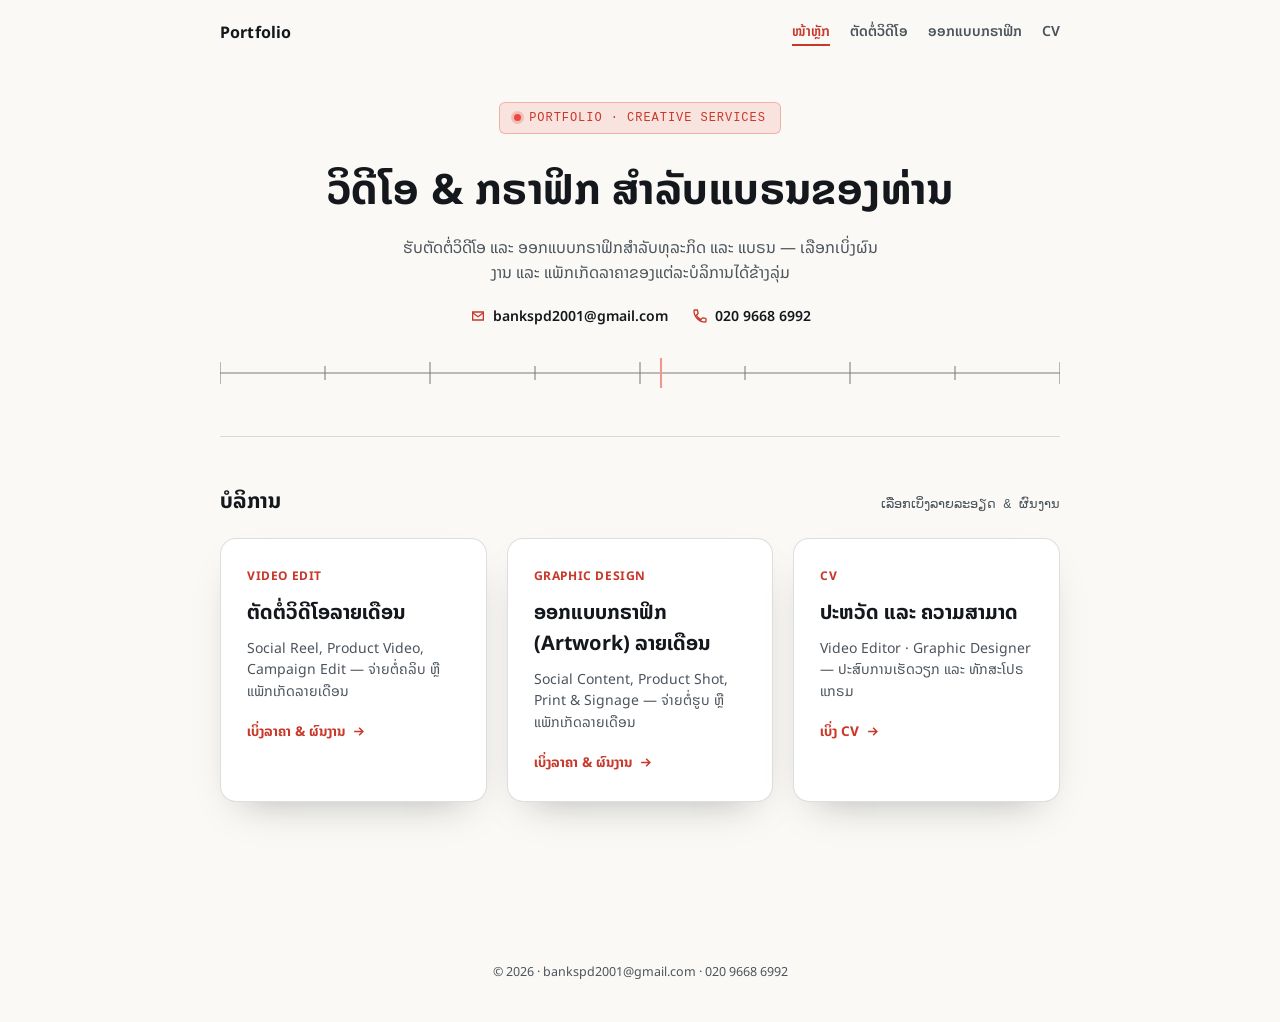
<file: index.html>
<!doctype html>
<html lang="lo">
<head>
<meta charset="utf-8">
<meta name="viewport" content="width=device-width,initial-scale=1">
<title>Portfolio · Video Edit &amp; Graphic Design</title>
<meta name="description" content="ຜົນງານ ຕັດຕໍ່ວິດີໂອ, ອອກແບບກຣາຟິກ ແລະ ປະຫວັດຫຍໍ້">
<link rel="stylesheet" href="portfolio/style.css">
</head>
<body>

<nav class="site-nav">
  <a class="brand" href="index.html">Portfolio</a>
  <div class="links">
    <a href="index.html" class="active">ໜ້າຫຼັກ</a>
    <a href="portfolio/video.html">ຕັດຕໍ່ວິດີໂອ</a>
    <a href="portfolio/graphic.html">ອອກແບບກຣາຟິກ</a>
    <a href="portfolio/cv.html">CV</a>
  </div>
</nav>

<div class="wrap">

  <div class="hero">
    <span class="eyebrow"><span class="dot"></span>PORTFOLIO · CREATIVE SERVICES</span>
    <h1>ວິດີໂອ &amp; ກຣາຟິກ ສຳລັບແບຣນຂອງທ່ານ</h1>
    <p>ຮັບຕັດຕໍ່ວິດີໂອ ແລະ ອອກແບບກຣາຟິກສຳລັບທຸລະກິດ ແລະ ແບຣນ — ເລືອກເບິ່ງຜົນງານ ແລະ ແພັກເກັດລາຄາຂອງແຕ່ລະບໍລິການໄດ້ຂ້າງລຸ່ມ</p>
    <div class="hero-contact">
      <a class="hero-contact-link" href="mailto:bankspd2001@gmail.com"><svg viewBox="0 0 24 24" fill="none" stroke="currentColor" stroke-width="2"><path d="M4 6h16v12H4z"/><path d="M4 7l8 6 8-6"/></svg>bankspd2001@gmail.com</a>
      <a class="hero-contact-link" href="tel:+8562096686992"><svg viewBox="0 0 24 24" fill="none" stroke="currentColor" stroke-width="2"><path d="M6.6 10.8a15.9 15.9 0 006.6 6.6l2.2-2.2a1 1 0 011-.25 11.4 11.4 0 003.6.6 1 1 0 011 1V20a1 1 0 01-1 1A17 17 0 013 4a1 1 0 011-1h3.5a1 1 0 011 1 11.4 11.4 0 00.6 3.6 1 1 0 01-.25 1z"/></svg>020 9668 6992</a>
    </div>
    <svg class="timeline-ruler" viewBox="0 0 800 34" preserveAspectRatio="none" aria-hidden="true">
      <line x1="0" y1="17" x2="800" y2="17" stroke-width="1"></line>
      <line x1="0" y1="6" x2="0" y2="28" stroke-width="1"></line>
      <line x1="100" y1="10" x2="100" y2="24" stroke-width="1"></line>
      <line x1="200" y1="6" x2="200" y2="28" stroke-width="1"></line>
      <line x1="300" y1="10" x2="300" y2="24" stroke-width="1"></line>
      <line x1="400" y1="6" x2="400" y2="28" stroke-width="1"></line>
      <line x1="500" y1="10" x2="500" y2="24" stroke-width="1"></line>
      <line x1="600" y1="6" x2="600" y2="28" stroke-width="1"></line>
      <line x1="700" y1="10" x2="700" y2="24" stroke-width="1"></line>
      <line x1="800" y1="6" x2="800" y2="28" stroke-width="1"></line>
      <line class="playhead" x1="420" y1="2" x2="420" y2="32"></line>
    </svg>
  </div>

  <div class="section-head">
    <h2>ບໍລິການ</h2>
    <span class="hint">ເລືອກເບິ່ງລາຍລະອຽດ &amp; ຜົນງານ</span>
  </div>

  <div class="service-grid">
    <a class="service-card" href="portfolio/video.html">
      <span class="tag">Video Edit</span>
      <h3>ຕັດຕໍ່ວິດີໂອລາຍເດືອນ</h3>
      <p>Social Reel, Product Video, Campaign Edit — ຈ່າຍຕໍ່ຄລິບ ຫຼື ແພັກເກັດລາຍເດືອນ</p>
      <span class="go">ເບິ່ງລາຄາ &amp; ຜົນງານ<svg viewBox="0 0 24 24" fill="none" stroke="currentColor" stroke-width="2.4"><path d="M5 12h14M13 6l6 6-6 6"/></svg></span>
    </a>
    <a class="service-card" href="portfolio/graphic.html">
      <span class="tag">Graphic Design</span>
      <h3>ອອກແບບກຣາຟິກ (Artwork) ລາຍເດືອນ</h3>
      <p>Social Content, Product Shot, Print &amp; Signage — ຈ່າຍຕໍ່ຮູບ ຫຼື ແພັກເກັດລາຍເດືອນ</p>
      <span class="go">ເບິ່ງລາຄາ &amp; ຜົນງານ<svg viewBox="0 0 24 24" fill="none" stroke="currentColor" stroke-width="2.4"><path d="M5 12h14M13 6l6 6-6 6"/></svg></span>
    </a>
    <a class="service-card" href="portfolio/cv.html">
      <span class="tag">CV</span>
      <h3>ປະຫວັດ ແລະ ຄວາມສາມາດ</h3>
      <p>Video Editor · Graphic Designer — ປະສົບການເຮັດວຽກ ແລະ ທັກສະໂປຣແກຣມ</p>
      <span class="go">ເບິ່ງ CV<svg viewBox="0 0 24 24" fill="none" stroke="currentColor" stroke-width="2.4"><path d="M5 12h14M13 6l6 6-6 6"/></svg></span>
    </a>
  </div>

</div>

<footer class="site-footer">© <span id="y"></span> · bankspd2001@gmail.com · 020 9668 6992</footer>
<script>document.getElementById('y').textContent = new Date().getFullYear();</script>

</body>
</html>
</file>
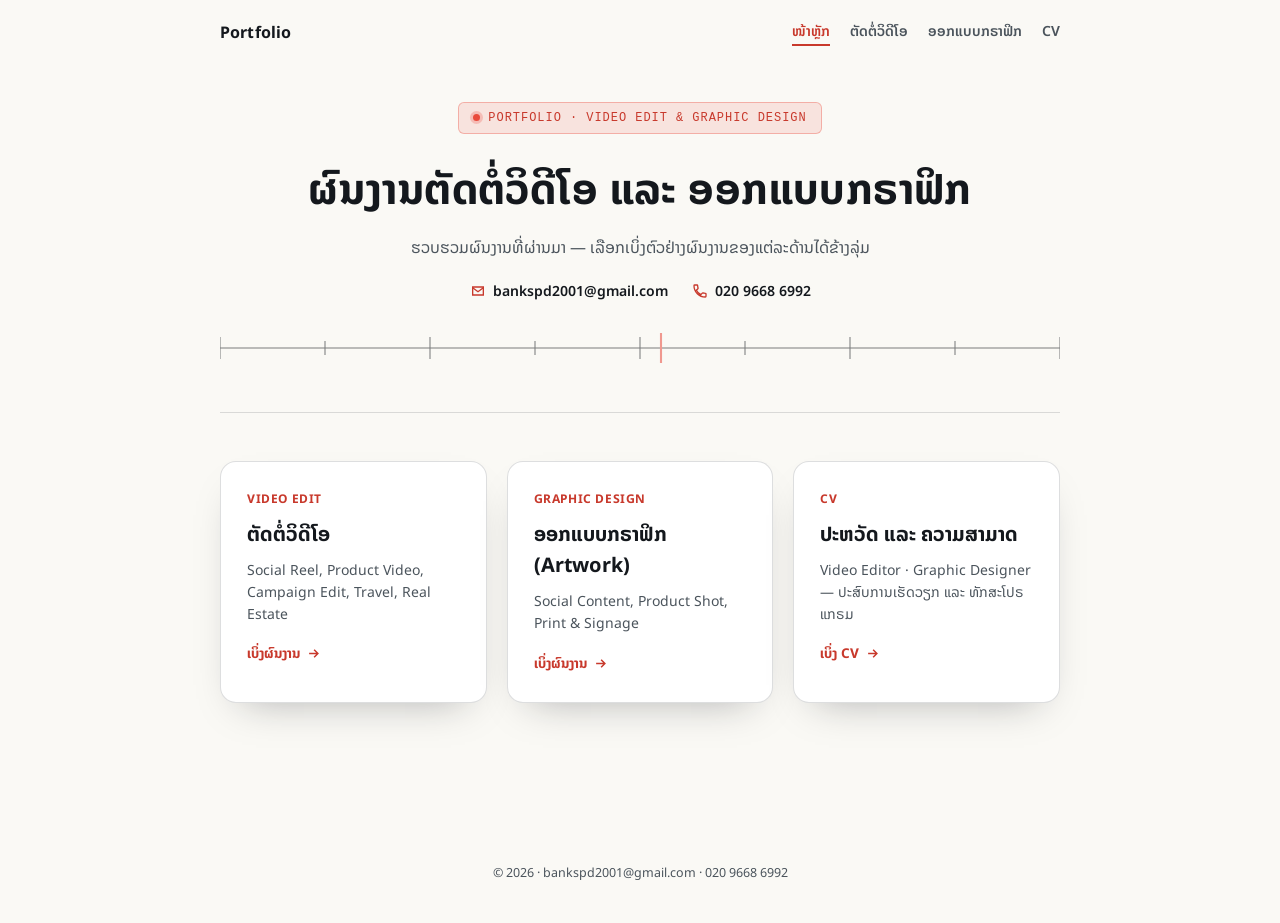
<file: job/index.html>
<!doctype html>
<html lang="lo">
<head>
<meta charset="utf-8">
<meta name="viewport" content="width=device-width,initial-scale=1">
<title>Portfolio · Video Edit &amp; Graphic Design</title>
<meta name="description" content="ຜົນງານ ຕັດຕໍ່ວິດີໂອ ແລະ ອອກແບບກຣາຟິກ">
<link rel="stylesheet" href="../portfolio/style.css">
</head>
<body>

<nav class="site-nav">
  <a class="brand" href="index.html">Portfolio</a>
  <div class="links">
    <a href="index.html" class="active">ໜ້າຫຼັກ</a>
    <a href="video.html">ຕັດຕໍ່ວິດີໂອ</a>
    <a href="graphic.html">ອອກແບບກຣາຟິກ</a>
    <a href="cv.html">CV</a>
  </div>
</nav>

<div class="wrap">

  <div class="hero">
    <span class="eyebrow"><span class="dot"></span>PORTFOLIO · VIDEO EDIT &amp; GRAPHIC DESIGN</span>
    <h1>ຜົນງານຕັດຕໍ່ວິດີໂອ ແລະ ອອກແບບກຣາຟິກ</h1>
    <p>ຮວບຮວມຜົນງານທີ່ຜ່ານມາ — ເລືອກເບິ່ງຕົວຢ່າງຜົນງານຂອງແຕ່ລະດ້ານໄດ້ຂ້າງລຸ່ມ</p>
    <div class="hero-contact">
      <a class="hero-contact-link" href="mailto:bankspd2001@gmail.com"><svg viewBox="0 0 24 24" fill="none" stroke="currentColor" stroke-width="2"><path d="M4 6h16v12H4z"/><path d="M4 7l8 6 8-6"/></svg>bankspd2001@gmail.com</a>
      <a class="hero-contact-link" href="tel:+8562096686992"><svg viewBox="0 0 24 24" fill="none" stroke="currentColor" stroke-width="2"><path d="M6.6 10.8a15.9 15.9 0 006.6 6.6l2.2-2.2a1 1 0 011-.25 11.4 11.4 0 003.6.6 1 1 0 011 1V20a1 1 0 01-1 1A17 17 0 013 4a1 1 0 011-1h3.5a1 1 0 011 1 11.4 11.4 0 00.6 3.6 1 1 0 01-.25 1z"/></svg>020 9668 6992</a>
    </div>
    <svg class="timeline-ruler" viewBox="0 0 800 34" preserveAspectRatio="none" aria-hidden="true">
      <line x1="0" y1="17" x2="800" y2="17" stroke-width="1"></line>
      <line x1="0" y1="6" x2="0" y2="28" stroke-width="1"></line>
      <line x1="100" y1="10" x2="100" y2="24" stroke-width="1"></line>
      <line x1="200" y1="6" x2="200" y2="28" stroke-width="1"></line>
      <line x1="300" y1="10" x2="300" y2="24" stroke-width="1"></line>
      <line x1="400" y1="6" x2="400" y2="28" stroke-width="1"></line>
      <line x1="500" y1="10" x2="500" y2="24" stroke-width="1"></line>
      <line x1="600" y1="6" x2="600" y2="28" stroke-width="1"></line>
      <line x1="700" y1="10" x2="700" y2="24" stroke-width="1"></line>
      <line x1="800" y1="6" x2="800" y2="28" stroke-width="1"></line>
      <line class="playhead" x1="420" y1="2" x2="420" y2="32"></line>
    </svg>
  </div>

  <div class="service-grid">
    <a class="service-card" href="video.html">
      <span class="tag">Video Edit</span>
      <h3>ຕັດຕໍ່ວິດີໂອ</h3>
      <p>Social Reel, Product Video, Campaign Edit, Travel, Real Estate</p>
      <span class="go">ເບິ່ງຜົນງານ<svg viewBox="0 0 24 24" fill="none" stroke="currentColor" stroke-width="2.4"><path d="M5 12h14M13 6l6 6-6 6"/></svg></span>
    </a>
    <a class="service-card" href="graphic.html">
      <span class="tag">Graphic Design</span>
      <h3>ອອກແບບກຣາຟິກ (Artwork)</h3>
      <p>Social Content, Product Shot, Print &amp; Signage</p>
      <span class="go">ເບິ່ງຜົນງານ<svg viewBox="0 0 24 24" fill="none" stroke="currentColor" stroke-width="2.4"><path d="M5 12h14M13 6l6 6-6 6"/></svg></span>
    </a>
    <a class="service-card" href="cv.html">
      <span class="tag">CV</span>
      <h3>ປະຫວັດ ແລະ ຄວາມສາມາດ</h3>
      <p>Video Editor · Graphic Designer — ປະສົບການເຮັດວຽກ ແລະ ທັກສະໂປຣແກຣມ</p>
      <span class="go">ເບິ່ງ CV<svg viewBox="0 0 24 24" fill="none" stroke="currentColor" stroke-width="2.4"><path d="M5 12h14M13 6l6 6-6 6"/></svg></span>
    </a>
  </div>

</div>

<footer class="site-footer">© <span id="y"></span> · bankspd2001@gmail.com · 020 9668 6992</footer>
<script>document.getElementById('y').textContent = new Date().getFullYear();</script>

</body>
</html>
</file>
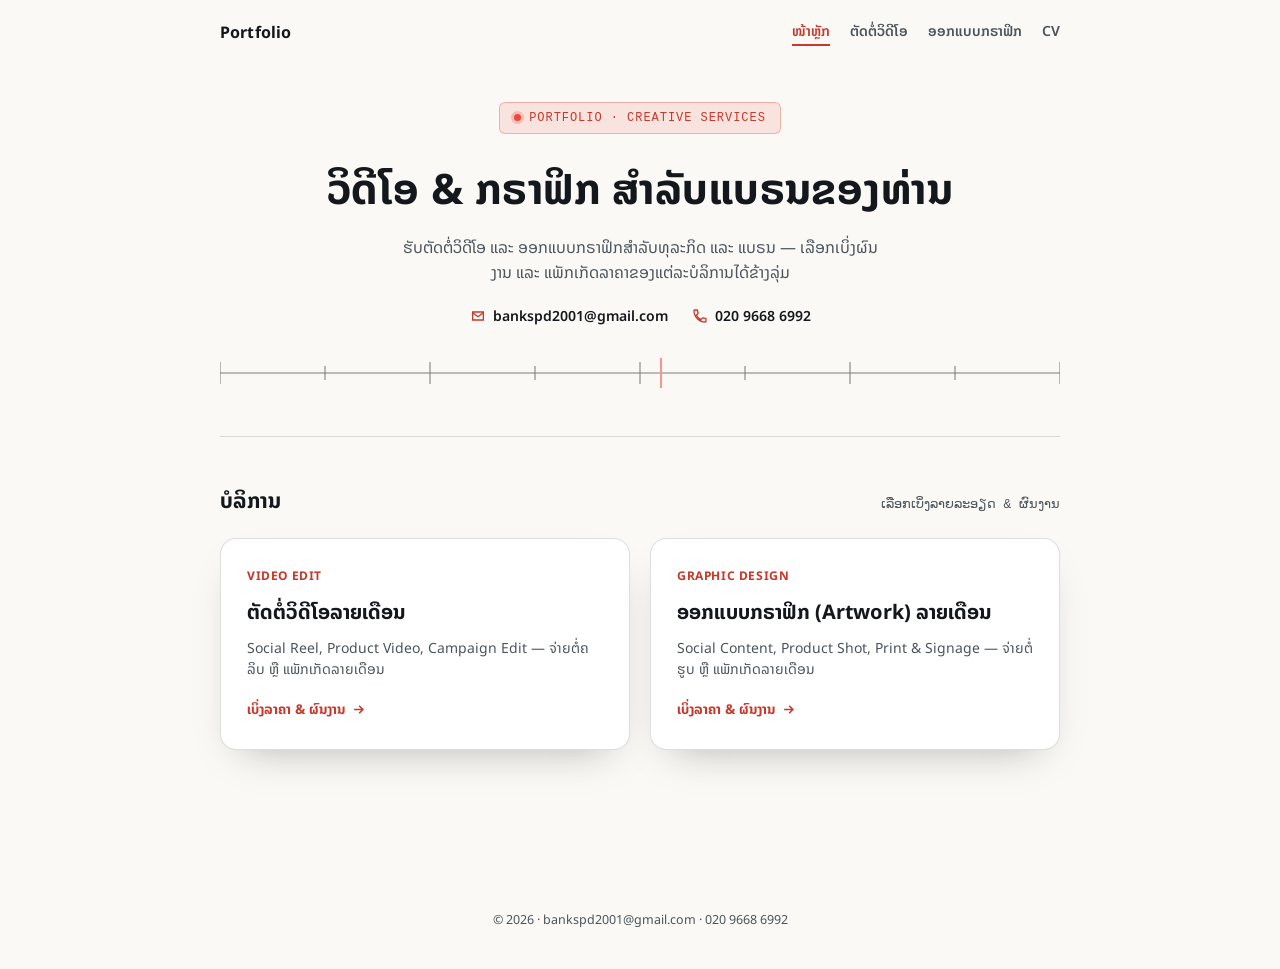
<file: portfolio/index.html>
<!doctype html>
<html lang="lo">
<head>
<meta charset="utf-8">
<meta name="viewport" content="width=device-width,initial-scale=1">
<title>Portfolio · Video Edit &amp; Graphic Design</title>
<meta name="description" content="ຜົນງານແລະແພັກເກັດບໍລິການ ຕັດຕໍ່ວິດີໂອ ແລະ ອອກແບບກຣາຟິກ">
<link rel="stylesheet" href="style.css">
</head>
<body>

<nav class="site-nav">
  <a class="brand" href="index.html">Portfolio</a>
  <div class="links">
    <a href="index.html" class="active">ໜ້າຫຼັກ</a>
    <a href="video.html">ຕັດຕໍ່ວິດີໂອ</a>
    <a href="graphic.html">ອອກແບບກຣາຟິກ</a>
    <a href="cv.html">CV</a>
  </div>
</nav>

<div class="wrap">

  <div class="hero">
    <span class="eyebrow"><span class="dot"></span>PORTFOLIO · CREATIVE SERVICES</span>
    <h1>ວິດີໂອ &amp; ກຣາຟິກ ສຳລັບແບຣນຂອງທ່ານ</h1>
    <p>ຮັບຕັດຕໍ່ວິດີໂອ ແລະ ອອກແບບກຣາຟິກສຳລັບທຸລະກິດ ແລະ ແບຣນ — ເລືອກເບິ່ງຜົນງານ ແລະ ແພັກເກັດລາຄາຂອງແຕ່ລະບໍລິການໄດ້ຂ້າງລຸ່ມ</p>
    <div class="hero-contact">
      <a class="hero-contact-link" href="mailto:bankspd2001@gmail.com"><svg viewBox="0 0 24 24" fill="none" stroke="currentColor" stroke-width="2"><path d="M4 6h16v12H4z"/><path d="M4 7l8 6 8-6"/></svg>bankspd2001@gmail.com</a>
      <a class="hero-contact-link" href="tel:+8562096686992"><svg viewBox="0 0 24 24" fill="none" stroke="currentColor" stroke-width="2"><path d="M6.6 10.8a15.9 15.9 0 006.6 6.6l2.2-2.2a1 1 0 011-.25 11.4 11.4 0 003.6.6 1 1 0 011 1V20a1 1 0 01-1 1A17 17 0 013 4a1 1 0 011-1h3.5a1 1 0 011 1 11.4 11.4 0 00.6 3.6 1 1 0 01-.25 1z"/></svg>020 9668 6992</a>
    </div>
    <svg class="timeline-ruler" viewBox="0 0 800 34" preserveAspectRatio="none" aria-hidden="true">
      <line x1="0" y1="17" x2="800" y2="17" stroke-width="1"></line>
      <line x1="0" y1="6" x2="0" y2="28" stroke-width="1"></line>
      <line x1="100" y1="10" x2="100" y2="24" stroke-width="1"></line>
      <line x1="200" y1="6" x2="200" y2="28" stroke-width="1"></line>
      <line x1="300" y1="10" x2="300" y2="24" stroke-width="1"></line>
      <line x1="400" y1="6" x2="400" y2="28" stroke-width="1"></line>
      <line x1="500" y1="10" x2="500" y2="24" stroke-width="1"></line>
      <line x1="600" y1="6" x2="600" y2="28" stroke-width="1"></line>
      <line x1="700" y1="10" x2="700" y2="24" stroke-width="1"></line>
      <line x1="800" y1="6" x2="800" y2="28" stroke-width="1"></line>
      <line class="playhead" x1="420" y1="2" x2="420" y2="32"></line>
    </svg>
  </div>

  <div class="section-head">
    <h2>ບໍລິການ</h2>
    <span class="hint">ເລືອກເບິ່ງລາຍລະອຽດ &amp; ຜົນງານ</span>
  </div>

  <div class="service-grid">
    <a class="service-card" href="video.html">
      <span class="tag">Video Edit</span>
      <h3>ຕັດຕໍ່ວິດີໂອລາຍເດືອນ</h3>
      <p>Social Reel, Product Video, Campaign Edit — ຈ່າຍຕໍ່ຄລິບ ຫຼື ແພັກເກັດລາຍເດືອນ</p>
      <span class="go">ເບິ່ງລາຄາ &amp; ຜົນງານ<svg viewBox="0 0 24 24" fill="none" stroke="currentColor" stroke-width="2.4"><path d="M5 12h14M13 6l6 6-6 6"/></svg></span>
    </a>
    <a class="service-card" href="graphic.html">
      <span class="tag">Graphic Design</span>
      <h3>ອອກແບບກຣາຟິກ (Artwork) ລາຍເດືອນ</h3>
      <p>Social Content, Product Shot, Print &amp; Signage — ຈ່າຍຕໍ່ຮູບ ຫຼື ແພັກເກັດລາຍເດືອນ</p>
      <span class="go">ເບິ່ງລາຄາ &amp; ຜົນງານ<svg viewBox="0 0 24 24" fill="none" stroke="currentColor" stroke-width="2.4"><path d="M5 12h14M13 6l6 6-6 6"/></svg></span>
    </a>
  </div>

</div>

<footer class="site-footer">© <span id="y"></span> · bankspd2001@gmail.com · 020 9668 6992</footer>
<script>document.getElementById('y').textContent = new Date().getFullYear();</script>

</body>
</html>
</file>
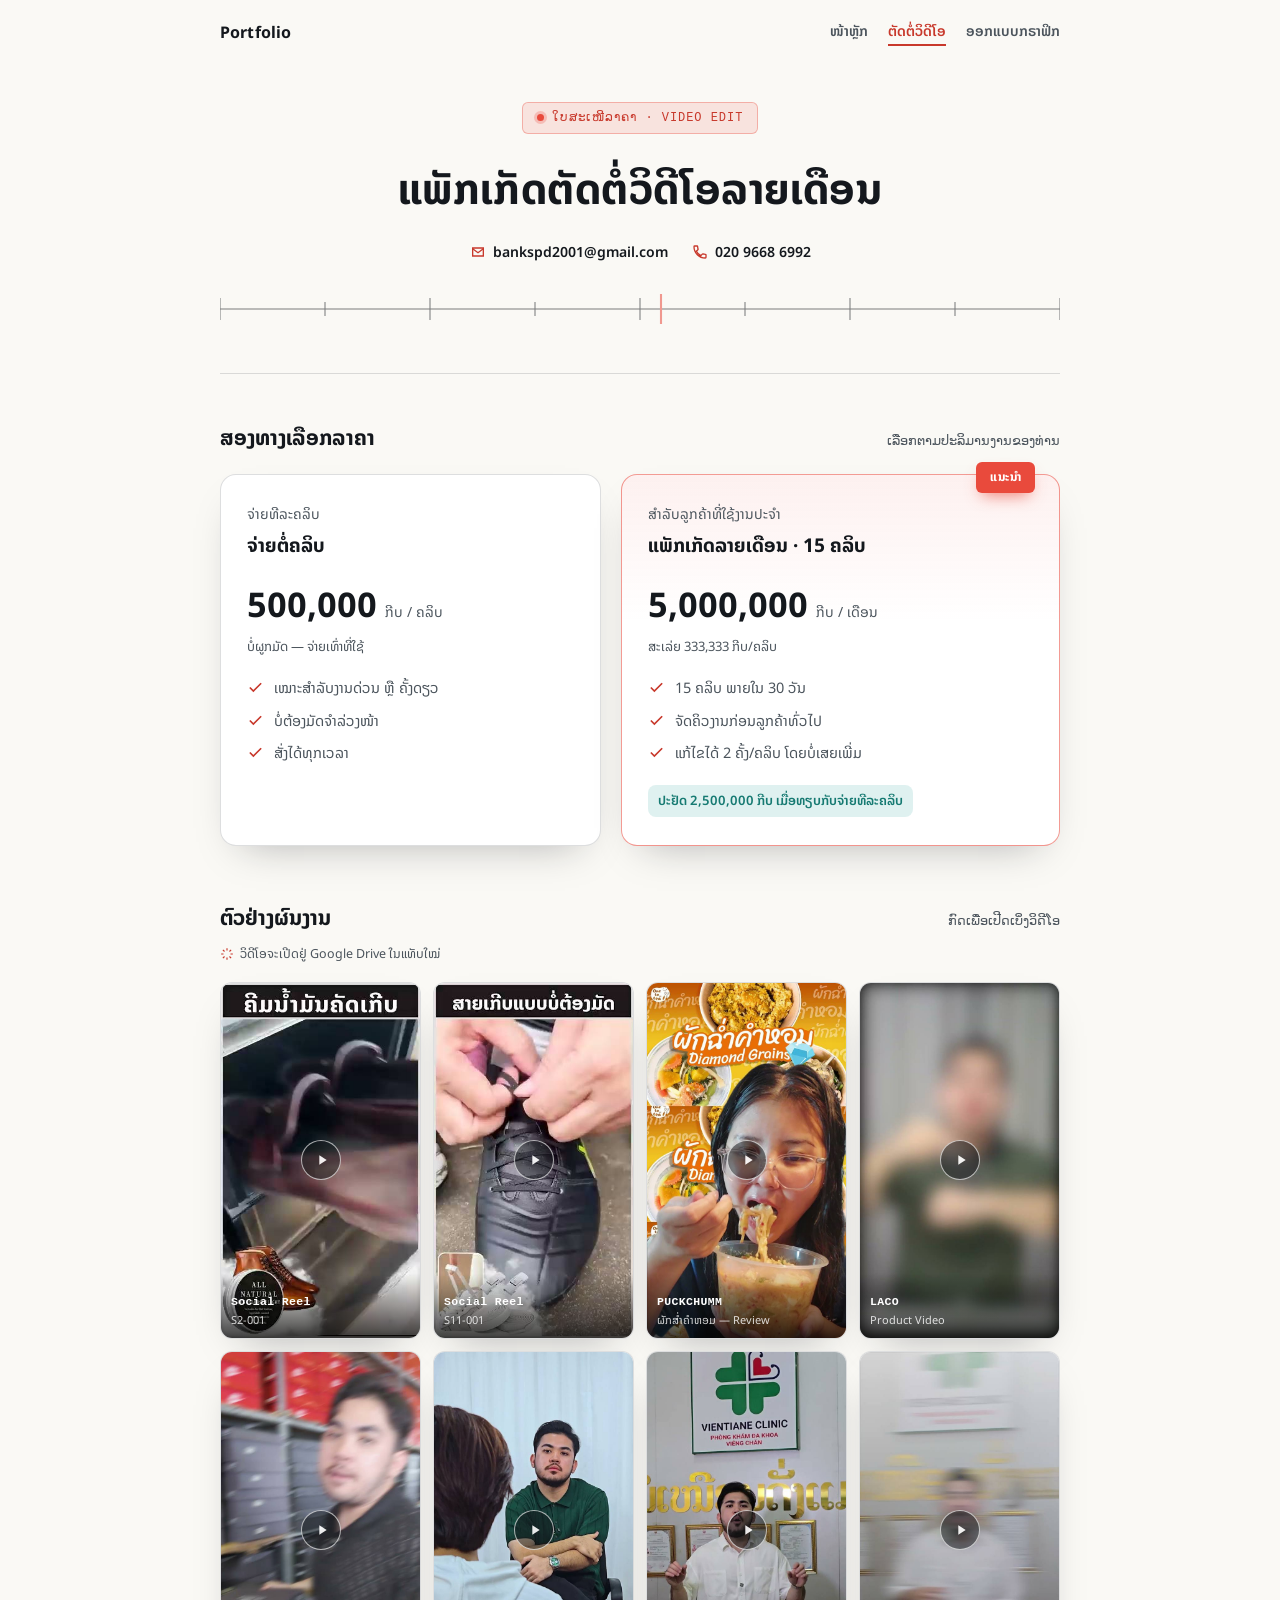
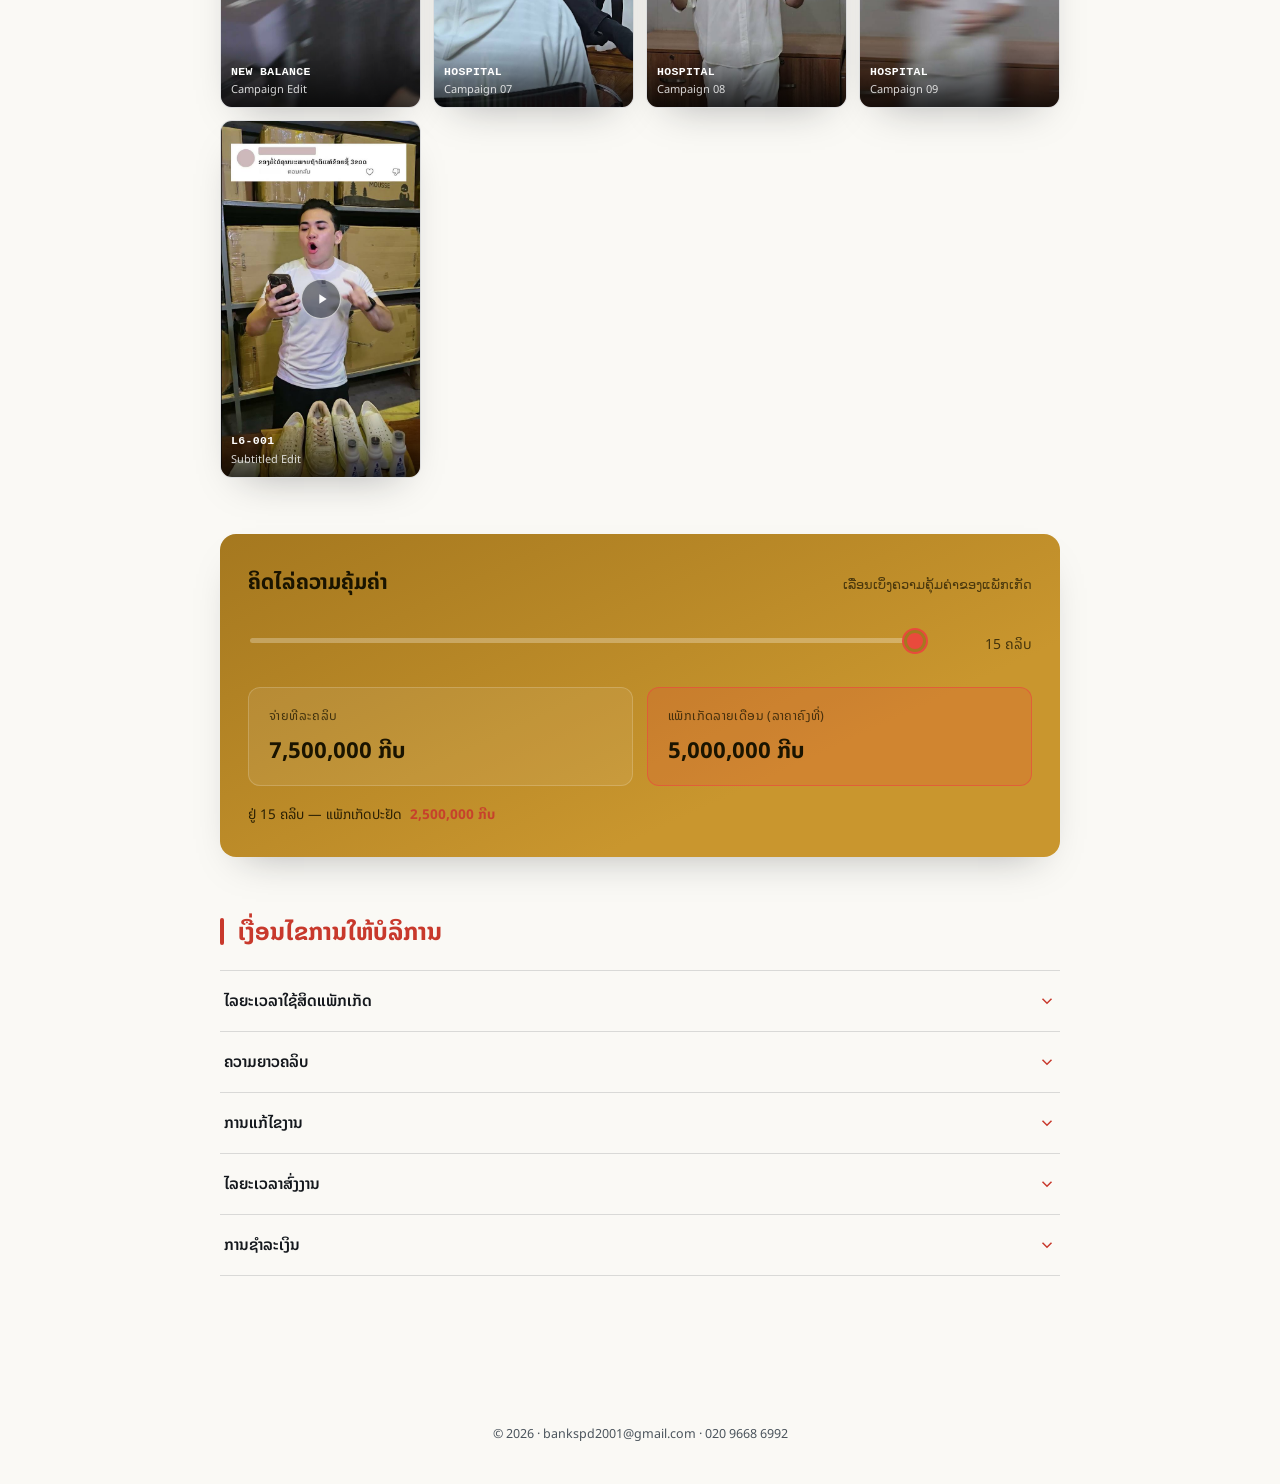
<file: video.html>
<!doctype html>
<html lang="lo">
<head>
<meta charset="utf-8">
<meta name="viewport" content="width=device-width,initial-scale=1">
<title>ຕັດຕໍ່ວິດີໂອລາຍເດືອນ · Portfolio</title>
<meta name="description" content="ແພັກເກັດຕັດຕໍ່ວິດີໂອລາຍເດືອນ ລາຄາ ແລະ ຕົວຢ່າງຜົນງານ">
<link rel="stylesheet" href="style.css">
</head>
<body>

<nav class="site-nav">
  <a class="brand" href="index.html">Portfolio</a>
  <div class="links">
    <a href="index.html">ໜ້າຫຼັກ</a>
    <a href="video.html" class="active">ຕັດຕໍ່ວິດີໂອ</a>
    <a href="graphic.html">ອອກແບບກຣາຟິກ</a>
  </div>
</nav>

<div class="wrap">

  <div class="hero">
    <span class="eyebrow"><span class="dot"></span>ໃບສະເໜີລາຄາ · VIDEO EDIT</span>
    <h1>ແພັກເກັດຕັດຕໍ່ວິດີໂອລາຍເດືອນ</h1>
    <div class="hero-contact">
      <a class="hero-contact-link" href="mailto:bankspd2001@gmail.com"><svg viewBox="0 0 24 24" fill="none" stroke="currentColor" stroke-width="2"><path d="M4 6h16v12H4z"/><path d="M4 7l8 6 8-6"/></svg>bankspd2001@gmail.com</a>
      <a class="hero-contact-link" href="tel:+8562096686992"><svg viewBox="0 0 24 24" fill="none" stroke="currentColor" stroke-width="2"><path d="M6.6 10.8a15.9 15.9 0 006.6 6.6l2.2-2.2a1 1 0 011-.25 11.4 11.4 0 003.6.6 1 1 0 011 1V20a1 1 0 01-1 1A17 17 0 013 4a1 1 0 011-1h3.5a1 1 0 011 1 11.4 11.4 0 00.6 3.6 1 1 0 01-.25 1z"/></svg>020 9668 6992</a>
    </div>
    <svg class="timeline-ruler" viewBox="0 0 800 34" preserveAspectRatio="none" aria-hidden="true">
      <line x1="0" y1="17" x2="800" y2="17" stroke-width="1"></line>
      <line x1="0" y1="6" x2="0" y2="28" stroke-width="1"></line>
      <line x1="100" y1="10" x2="100" y2="24" stroke-width="1"></line>
      <line x1="200" y1="6" x2="200" y2="28" stroke-width="1"></line>
      <line x1="300" y1="10" x2="300" y2="24" stroke-width="1"></line>
      <line x1="400" y1="6" x2="400" y2="28" stroke-width="1"></line>
      <line x1="500" y1="10" x2="500" y2="24" stroke-width="1"></line>
      <line x1="600" y1="6" x2="600" y2="28" stroke-width="1"></line>
      <line x1="700" y1="10" x2="700" y2="24" stroke-width="1"></line>
      <line x1="800" y1="6" x2="800" y2="28" stroke-width="1"></line>
      <line class="playhead" x1="420" y1="2" x2="420" y2="32"></line>
    </svg>
  </div>

  <div class="section-head">
    <h2>ສອງທາງເລືອກລາຄາ</h2>
    <span class="hint">ເລືອກຕາມປະລິມານງານຂອງທ່ານ</span>
  </div>

  <div class="cards">
    <div class="card">
      <div class="card-label">ຈ່າຍທີລະຄລິບ</div>
      <div class="card-title">ຈ່າຍຕໍ່ຄລິບ</div>
      <div class="price-row"><span class="price mono">500,000</span><span class="price-unit">ກີບ / ຄລິບ</span></div>
      <div class="price-sub">ບໍ່ຜູກມັດ — ຈ່າຍເທົ່າທີ່ໃຊ້</div>
      <ul>
        <li><svg viewBox="0 0 24 24" fill="none" stroke="currentColor" stroke-width="2.4"><path d="M20 6L9 17l-5-5"/></svg>ເໝາະສຳລັບງານດ່ວນ ຫຼື ຄັ້ງດຽວ</li>
        <li><svg viewBox="0 0 24 24" fill="none" stroke="currentColor" stroke-width="2.4"><path d="M20 6L9 17l-5-5"/></svg>ບໍ່ຕ້ອງມັດຈຳລ່ວງໜ້າ</li>
        <li><svg viewBox="0 0 24 24" fill="none" stroke="currentColor" stroke-width="2.4"><path d="M20 6L9 17l-5-5"/></svg>ສັ່ງໄດ້ທຸກເວລາ</li>
      </ul>
    </div>
    <div class="card reco">
      <span class="badge">ແນະນຳ</span>
      <div class="card-label">ສຳລັບລູກຄ້າທີ່ໃຊ້ງານປະຈຳ</div>
      <div class="card-title">ແພັກເກັດລາຍເດືອນ · 15 ຄລິບ</div>
      <div class="price-row"><span class="price mono">5,000,000</span><span class="price-unit">ກີບ / ເດືອນ</span></div>
      <div class="price-sub">ສະເລ່ຍ <span class="mono">333,333</span> ກີບ/ຄລິບ</div>
      <ul>
        <li><svg viewBox="0 0 24 24" fill="none" stroke="currentColor" stroke-width="2.4"><path d="M20 6L9 17l-5-5"/></svg>15 ຄລິບ ພາຍໃນ 30 ວັນ</li>
        <li><svg viewBox="0 0 24 24" fill="none" stroke="currentColor" stroke-width="2.4"><path d="M20 6L9 17l-5-5"/></svg>ຈັດຄິວງານກ່ອນລູກຄ້າທົ່ວໄປ</li>
        <li><svg viewBox="0 0 24 24" fill="none" stroke="currentColor" stroke-width="2.4"><path d="M20 6L9 17l-5-5"/></svg>ແກ້ໄຂໄດ້ 2 ຄັ້ງ/ຄລິບ ໂດຍບໍ່ເສຍເພີ່ມ</li>
      </ul>
      <span class="save-tag">ປະຢັດ 2,500,000 ກີບ ເມື່ອທຽບກັບຈ່າຍທີລະຄລິບ</span>
    </div>
  </div>

  <div class="section-head">
    <h2>ຕົວຢ່າງຜົນງານ</h2>
    <span class="hint">ກົດເພື່ອເປີດເບິ່ງວິດີໂອ</span>
  </div>
  <p class="vf-hint"><svg viewBox="0 0 24 24" fill="none" stroke="currentColor" stroke-width="2"><path d="M12 2v4M12 18v4M4.93 4.93l2.83 2.83M16.24 16.24l2.83 2.83M2 12h4M18 12h4M4.93 19.07l2.83-2.83M16.24 7.76l2.83-2.83"/></svg>ວິດີໂອຈະເປີດຢູ່ Google Drive ໃນແທັບໃໝ່</p>

  <div class="vf-grid" id="vfGrid"></div>

  <div class="calc">
    <div class="section-head">
      <h2>ຄິດໄລ່ຄວາມຄຸ້ມຄ່າ</h2>
      <span class="hint">ເລື່ອນເບິ່ງຄວາມຄຸ້ມຄ່າຂອງແພັກເກັດ</span>
    </div>
    <div class="calc-row">
      <input type="range" id="qty" min="1" max="15" value="15" />
      <div class="calc-count"><span id="qtyLabel">15</span><span>ຄລິບ</span></div>
    </div>
    <div class="calc-compare">
      <div class="calc-box" id="boxPerClip">
        <div class="lbl">ຈ່າຍທີລະຄລິບ</div>
        <div class="amt mono" id="perClipTotal">7,500,000 ກີບ</div>
      </div>
      <div class="calc-box" id="boxPackage">
        <div class="lbl">ແພັກເກັດລາຍເດືອນ (ລາຄາຄົງທີ່)</div>
        <div class="amt mono">5,000,000 ກີບ</div>
      </div>
    </div>
    <div class="calc-note" id="calcNote">ຢູ່ 15 ຄລິບ — ແພັກເກັດປະຢັດ <strong class="mono">2,500,000 ກີບ</strong></div>
  </div>

  <div class="section-head terms-head">
    <h2>ເງື່ອນໄຂການໃຫ້ບໍລິການ</h2>
  </div>
  <div class="terms">
    <div class="acc-item">
      <button class="acc-btn"><span>ໄລຍະເວລາໃຊ້ສິດແພັກເກັດ</span><svg class="chev" viewBox="0 0 24 24" fill="none" stroke="currentColor" stroke-width="2"><path d="M6 9l6 6 6-6"/></svg></button>
      <div class="acc-panel"><div class="acc-panel-inner">ໃຊ້ 15 ຄລິບພາຍໃນ 30 ວັນນັບຈາກມື້ຊຳລະເງິນ ຈຳນວນທີ່ໃຊ້ບໍ່ໝົດຈະບໍ່ທັບຍອດຂ້າມເດືອນ</div></div>
    </div>
    <div class="acc-item">
      <button class="acc-btn"><span>ຄວາມຍາວຄລິບ</span><svg class="chev" viewBox="0 0 24 24" fill="none" stroke="currentColor" stroke-width="2"><path d="M6 9l6 6 6-6"/></svg></button>
      <div class="acc-panel"><div class="acc-panel-inner">ນັບເປັນ 1 ຄລິບ ສຳລັບວິດີໂອຄວາມຍາວບໍ່ເກີນ 60 ວິນາທີ (Reels/TikTok) ຄລິບທີ່ຍາວກວ່ານີ້ຄິດຄ່າບໍລິການເພີ່ມຕາມຄວາມເໝາະສົມ</div></div>
    </div>
    <div class="acc-item">
      <button class="acc-btn"><span>ການແກ້ໄຂງານ</span><svg class="chev" viewBox="0 0 24 24" fill="none" stroke="currentColor" stroke-width="2"><path d="M6 9l6 6 6-6"/></svg></button>
      <div class="acc-panel"><div class="acc-panel-inner">ແກ້ໄຂໄດ້ 2 ຄັ້ງຕໍ່ຄລິບໂດຍບໍ່ເສຍຄ່າໃຊ້ຈ່າຍເພີ່ມ ການແກ້ໄຂນອກເໜືອຈາກນີ້ຄິດຄ່າບໍລິການເພີ່ມຕາມຄວາມເໝາະສົມ</div></div>
    </div>
    <div class="acc-item">
      <button class="acc-btn"><span>ໄລຍະເວລາສົ່ງງານ</span><svg class="chev" viewBox="0 0 24 24" fill="none" stroke="currentColor" stroke-width="2"><path d="M6 9l6 6 6-6"/></svg></button>
      <div class="acc-panel"><div class="acc-panel-inner">2–3 ວັນທຳການຕໍ່ຄລິບ ນັບຈາກມື້ໄດ້ຮັບ raw footage ແລະ brief ຄົບຖ້ວນ</div></div>
    </div>
    <div class="acc-item">
      <button class="acc-btn"><span>ການຊຳລະເງິນ</span><svg class="chev" viewBox="0 0 24 24" fill="none" stroke="currentColor" stroke-width="2"><path d="M6 9l6 6 6-6"/></svg></button>
      <div class="acc-panel"><div class="acc-panel-inner">ມັດຈຳ 50% ກ່ອນເລີ່ມງານ ສ່ວນທີ່ເຫຼືອຊຳລະເມື່ອສົ່ງງານສຳເລັດ</div></div>
    </div>
  </div>

</div>

<footer class="site-footer">© <span id="y"></span> · bankspd2001@gmail.com · 020 9668 6992</footer>

<script>
  const VF_ITEMS = [
    {file:"assets/video/01.jpg", href:"https://drive.google.com/file/d/1Gd2EshYatYFMc-NzdJl48m6ZK-tVkXYY/view?usp=sharing", title:"Social Reel", code:"S2-001"},
    {file:"assets/video/02.jpg", href:"https://drive.google.com/file/d/1vN5ftclxIdFShx5_f3lLFHx017Qh6fvl/view?usp=sharing", title:"Social Reel", code:"S11-001"},
    {file:"assets/video/03.jpg", href:"https://drive.google.com/file/d/1-AWrgZRddso150MGPTUA6LqSCh0Uvb5M/view?usp=sharing", title:"PUCKCHUMM", code:"ຜັກສ່ຳຄຳຫອມ — Review"},
    {file:"assets/video/04.jpg", href:"https://drive.google.com/file/d/1PYeILMVTwbdw2zN_6_6uYr--q5xVeoSd/view?usp=sharing", title:"LACO", code:"Product Video"},
    {file:"assets/video/05.jpg", href:"https://drive.google.com/file/d/1FNX3BE88M6tvZ5tk4PBMO9cbBpO6KIvt/view?usp=sharing", title:"NEW BALANCE", code:"Campaign Edit"},
    {file:"assets/video/06.jpg", href:"https://drive.google.com/file/d/1Et9IwBSLcv7BiIP5s6ls7gilwDs_KkYm/view?usp=sharing", title:"HOSPITAL", code:"Campaign 07"},
    {file:"assets/video/07.jpg", href:"https://drive.google.com/file/d/1RII89x4yLw19hCVp_J3lOpSIQTH34Drx/view?usp=sharing", title:"HOSPITAL", code:"Campaign 08"},
    {file:"assets/video/08.jpg", href:"https://drive.google.com/file/d/1PV1GgwupnRATJ6h5AZhEV0TPAVg2Ka37/view?usp=sharing", title:"HOSPITAL", code:"Campaign 09"},
    {file:"assets/video/09.jpg", href:"https://drive.google.com/file/d/1oyEfMU_-YbfK2XQe7ZxRa7INeXgpj4Nt/view?usp=sharing", title:"L6-001", code:"Subtitled Edit"}
  ];

  const grid = document.getElementById('vfGrid');
  VF_ITEMS.forEach(item => {
    const a = document.createElement('a');
    a.className = 'vf-card';
    a.href = item.href;
    a.target = '_blank';
    a.rel = 'noopener noreferrer';
    a.innerHTML =
      '<img src="' + item.file + '" alt="' + item.title + ' - ' + item.code + '" loading="lazy" />' +
      '<span class="vf-play"><svg viewBox="0 0 24 24" fill="currentColor"><path d="M8 5v14l11-7z"/></svg></span>' +
      '<span class="vf-card-info"><strong>' + item.title + '</strong><span>' + item.code + '</span></span>';
    grid.appendChild(a);
  });

  const PER_CLIP = 500000;
  const PACKAGE_PRICE = 5000000;
  const fmt = n => n.toLocaleString('en-US') + ' ກີບ';

  const qty = document.getElementById('qty');
  const qtyLabel = document.getElementById('qtyLabel');
  const perClipTotal = document.getElementById('perClipTotal');
  const boxPerClip = document.getElementById('boxPerClip');
  const boxPackage = document.getElementById('boxPackage');
  const calcNote = document.getElementById('calcNote');

  function render(){
    const n = parseInt(qty.value, 10);
    qtyLabel.textContent = n;
    const perTotal = n * PER_CLIP;
    perClipTotal.textContent = fmt(perTotal);

    boxPerClip.classList.remove('win');
    boxPackage.classList.remove('win');

    if (perTotal > PACKAGE_PRICE) {
      boxPackage.classList.add('win');
      const diff = perTotal - PACKAGE_PRICE;
      calcNote.innerHTML = 'ຢູ່ ' + n + ' ຄລິບ — ແພັກເກັດປະຢັດ <strong class="mono">' + diff.toLocaleString('en-US') + ' ກີບ</strong>';
    } else if (perTotal < PACKAGE_PRICE) {
      boxPerClip.classList.add('win');
      const diff = PACKAGE_PRICE - perTotal;
      calcNote.innerHTML = 'ຢູ່ ' + n + ' ຄລິບ — ຈ່າຍທີລະຄລິບຖືກກວ່າ <strong class="mono">' + diff.toLocaleString('en-US') + ' ກີບ</strong>';
    } else {
      calcNote.innerHTML = 'ລາຄາເທົ່າກັນ';
    }
  }
  qty.addEventListener('input', render);
  render();

  document.querySelectorAll('.acc-btn').forEach(btn => {
    btn.addEventListener('click', () => {
      btn.parentElement.classList.toggle('open');
    });
  });

  document.getElementById('y').textContent = new Date().getFullYear();
</script>

</body>
</html>
</file>
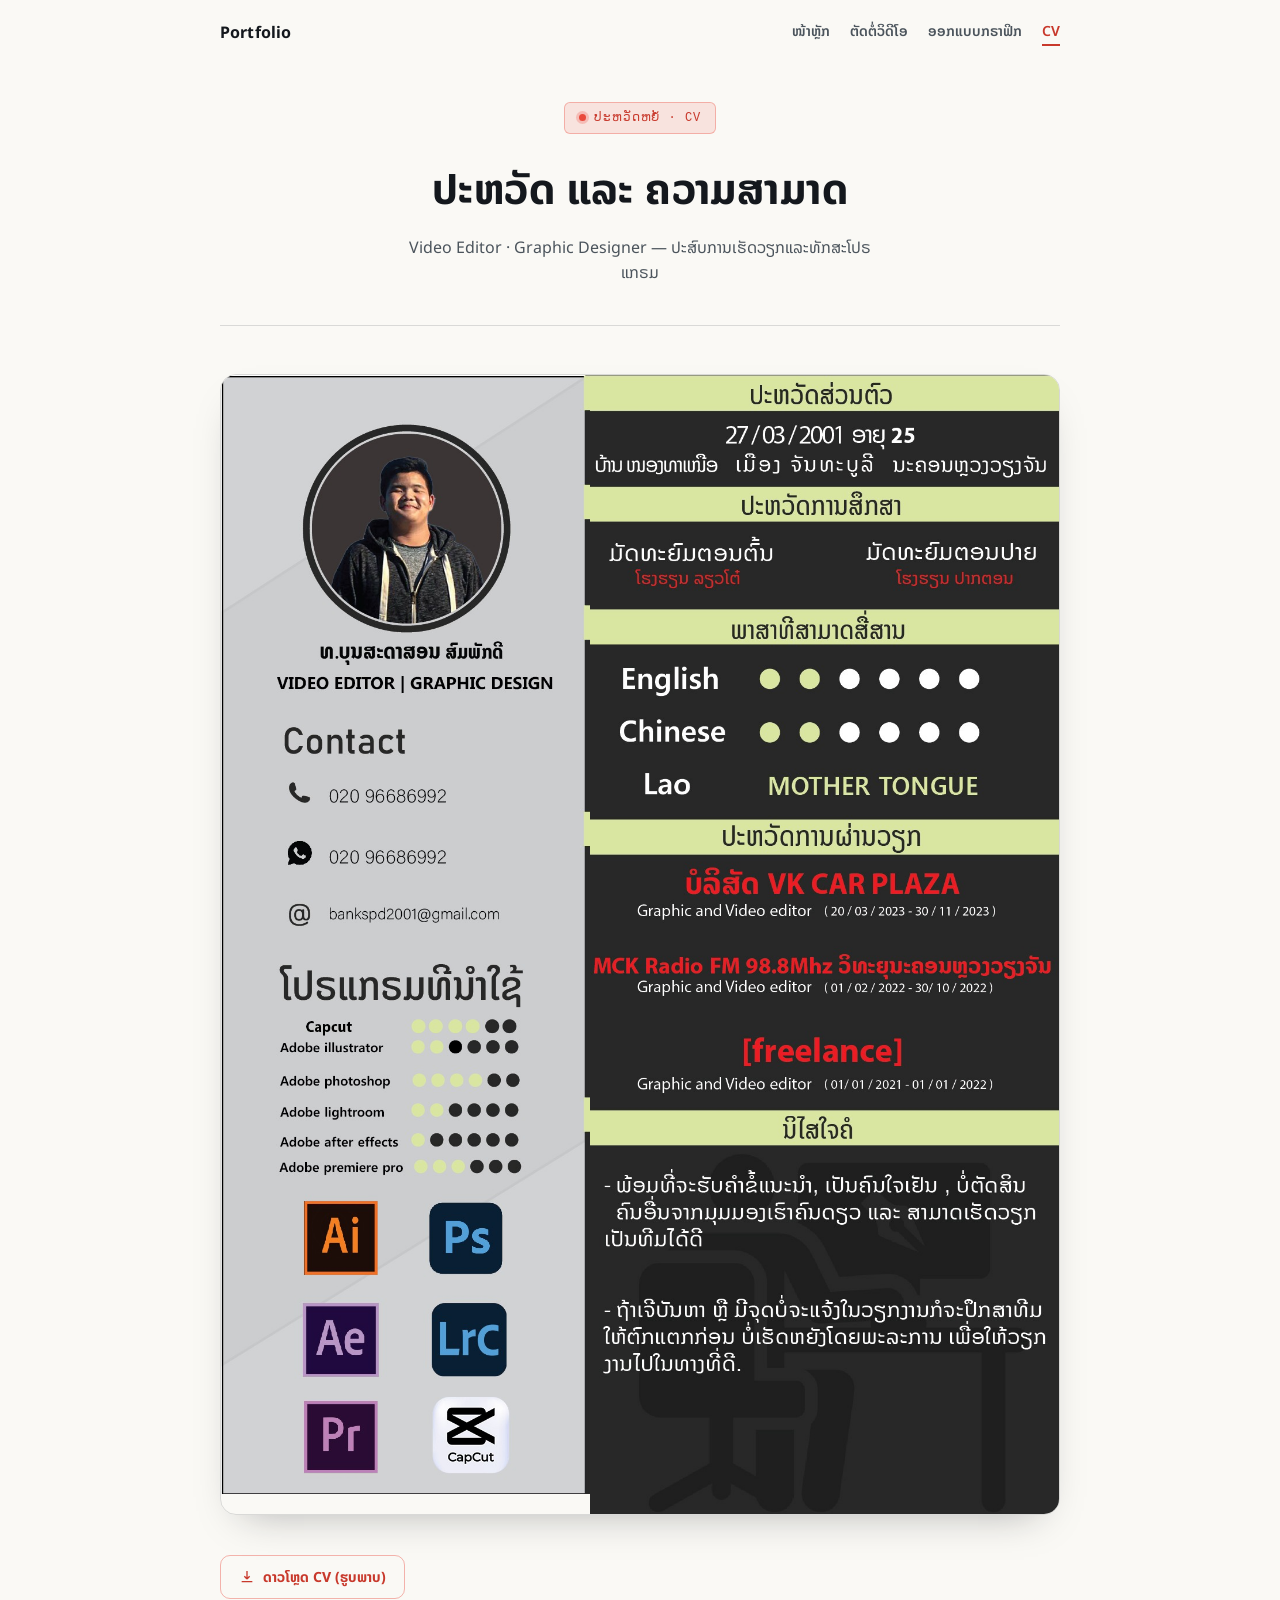
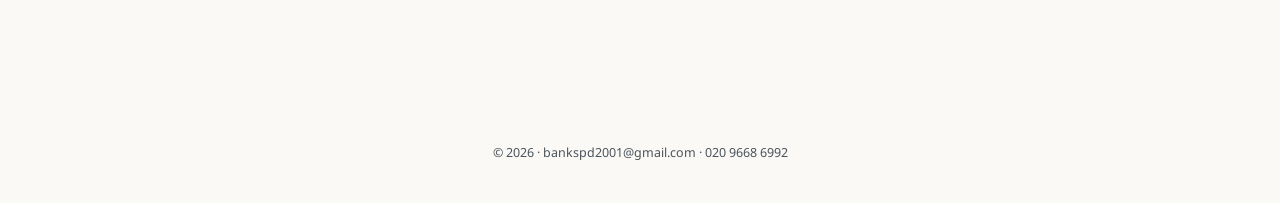
<file: job/cv.html>
<!doctype html>
<html lang="lo">
<head>
<meta charset="utf-8">
<meta name="viewport" content="width=device-width,initial-scale=1">
<title>CV · Portfolio</title>
<meta name="description" content="ປະຫວັດຫຍໍ້ ແລະ ຄວາມສາມາດ - ວິດີໂອ ແລະ ກຣາຟິກ">
<link rel="stylesheet" href="../portfolio/style.css">
</head>
<body>

<nav class="site-nav">
  <a class="brand" href="index.html">Portfolio</a>
  <div class="links">
    <a href="index.html">ໜ້າຫຼັກ</a>
    <a href="video.html">ຕັດຕໍ່ວິດີໂອ</a>
    <a href="graphic.html">ອອກແບບກຣາຟິກ</a>
    <a href="cv.html" class="active">CV</a>
  </div>
</nav>

<div class="wrap">

  <div class="hero">
    <span class="eyebrow"><span class="dot"></span>ປະຫວັດຫຍໍ້ · CV</span>
    <h1>ປະຫວັດ ແລະ ຄວາມສາມາດ</h1>
    <p>Video Editor · Graphic Designer — ປະສົບການເຮັດວຽກແລະທັກສະໂປຣແກຣມ</p>
  </div>

  <div class="cv-wrap">
    <div class="cv-col-left">
      <img src="../portfolio/assets/cv/cv-left.jpg" alt="ຂໍ້ມູນຕິດຕໍ່ ແລະ ໂປຣແກຣມທີ່ນຳໃຊ້">
    </div>
    <div class="cv-col-right">
      <img src="../portfolio/assets/cv/cv-right.jpg" alt="ປະຫວັດສ່ວນຕົວ, ການສຶກສາ, ພາສາ, ປະສົບການເຮັດວຽກ">
    </div>
  </div>

  <a class="cv-download" href="../portfolio/assets/cv/CV.png" download>
    <svg viewBox="0 0 24 24" fill="none" stroke="currentColor" stroke-width="2"><path d="M12 3v12m0 0l-4-4m4 4l4-4M4 19h16"/></svg>
    ດາວໂຫຼດ CV (ຮູບພາບ)
  </a>

</div>

<footer class="site-footer">© <span id="y"></span> · bankspd2001@gmail.com · 020 9668 6992</footer>

<script>
  document.getElementById('y').textContent = new Date().getFullYear();
</script>

</body>
</html>
</file>
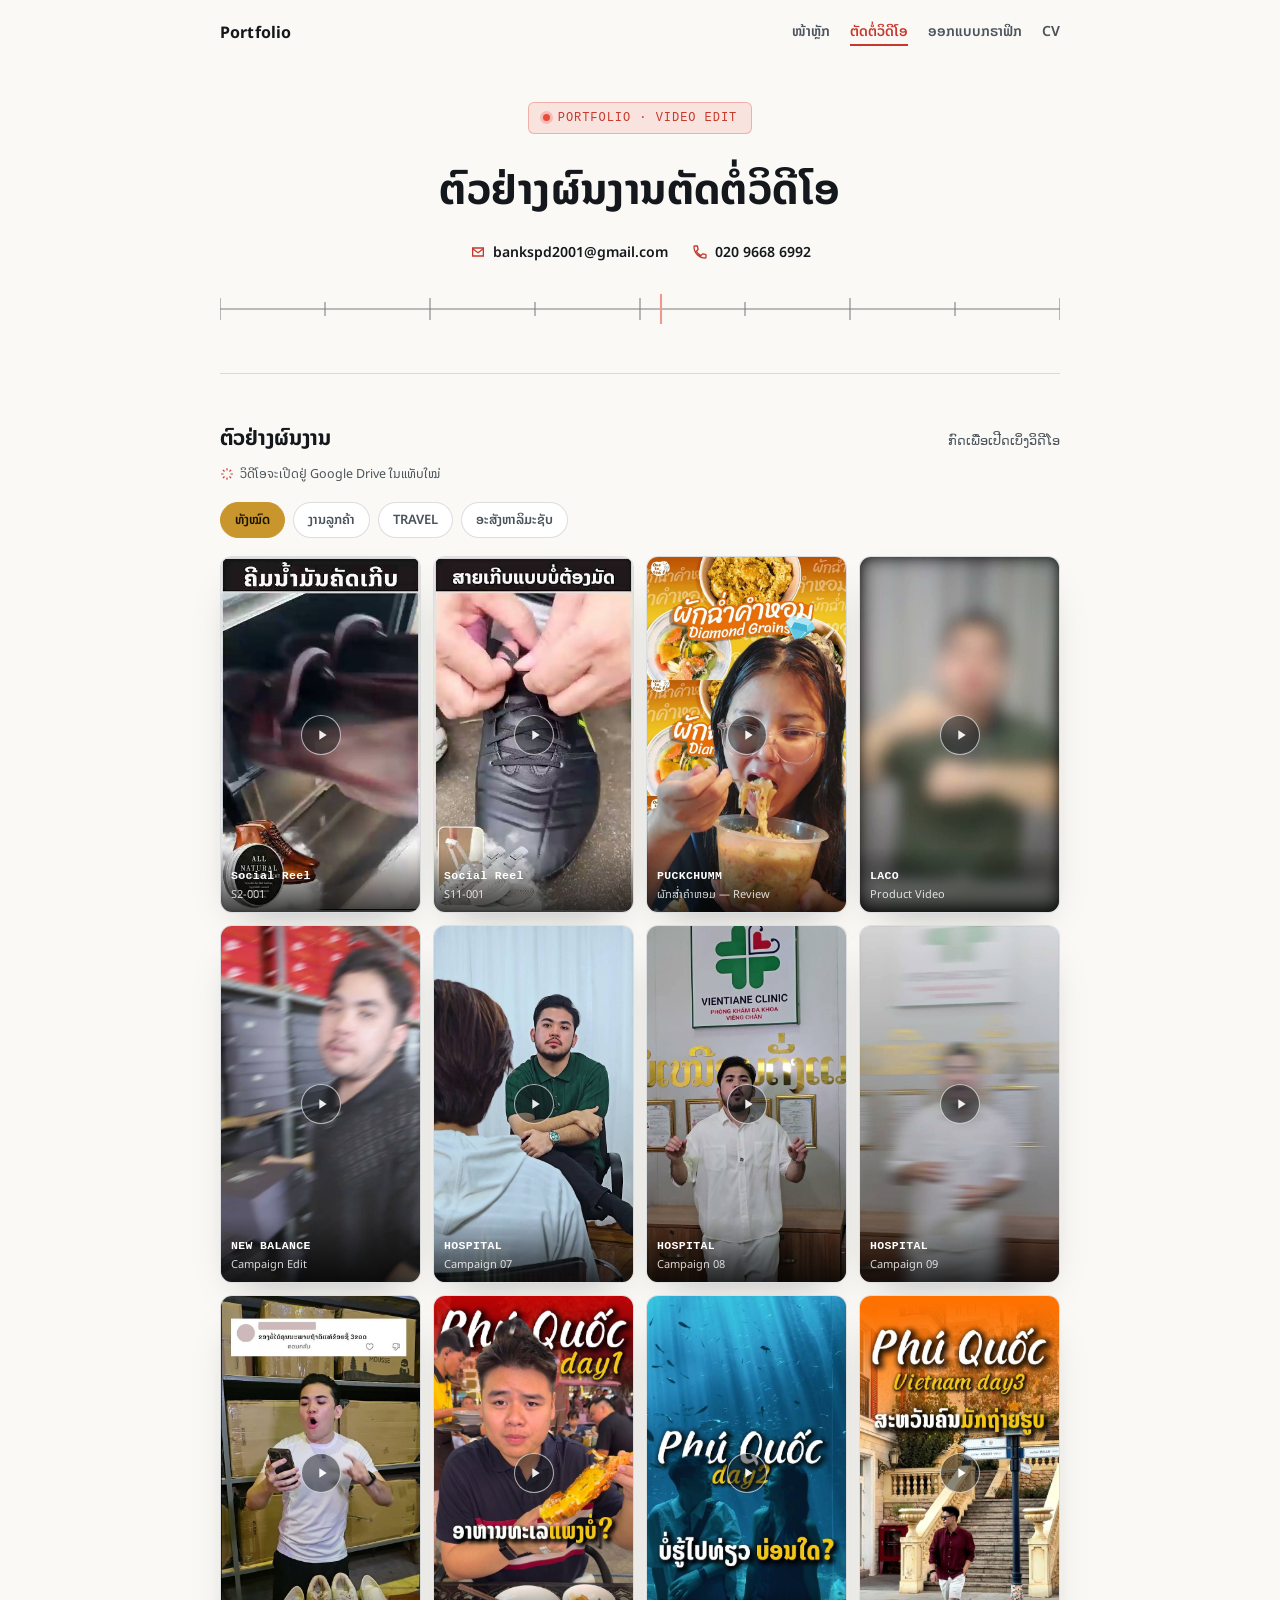
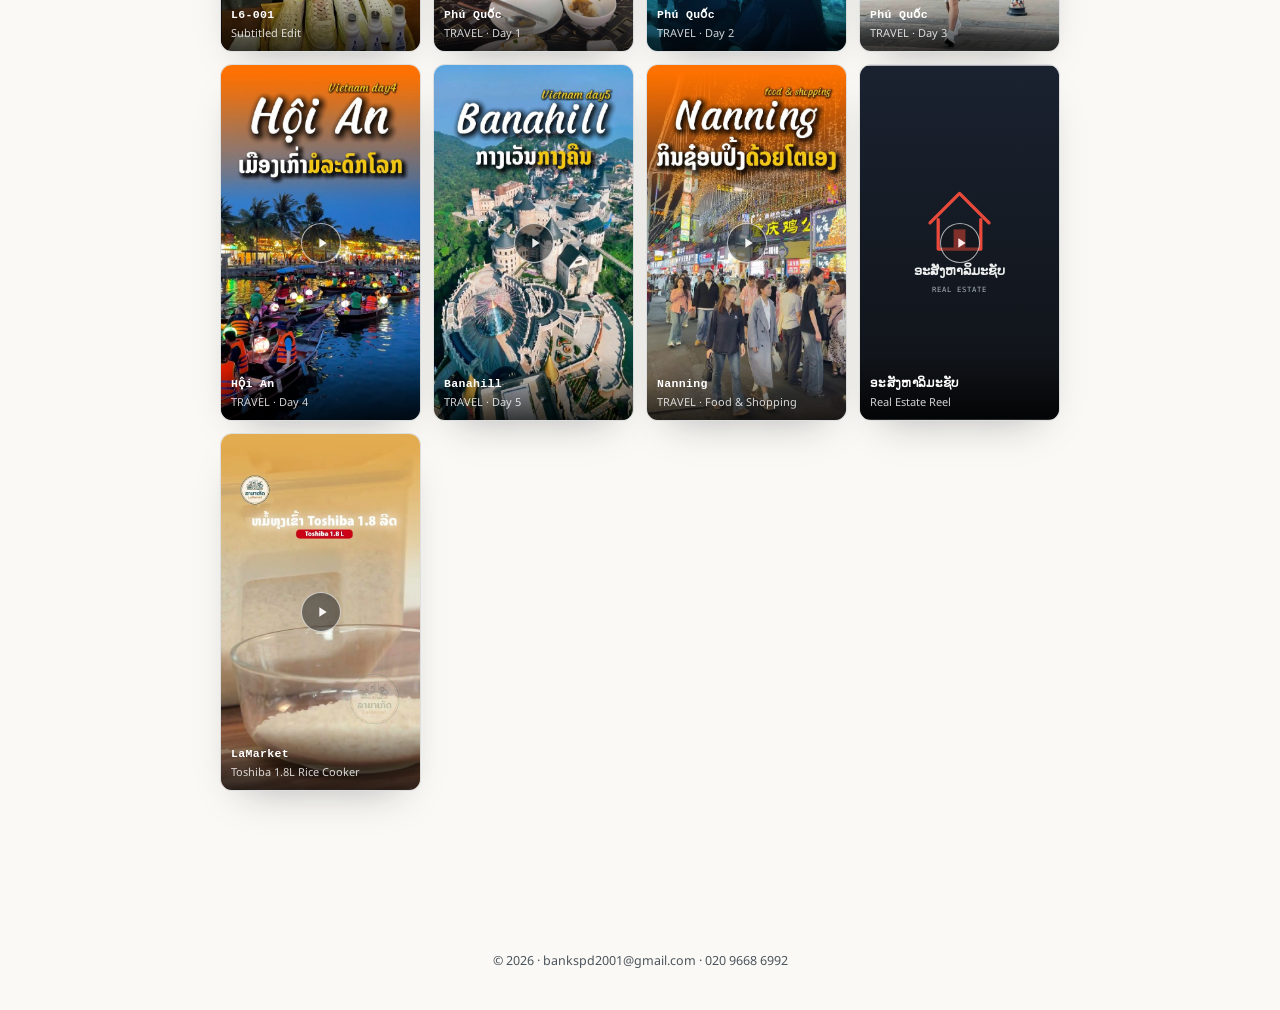
<file: job/video.html>
<!doctype html>
<html lang="lo">
<head>
<meta charset="utf-8">
<meta name="viewport" content="width=device-width,initial-scale=1">
<title>ຕັດຕໍ່ວິດີໂອ · Portfolio</title>
<meta name="description" content="ຕົວຢ່າງຜົນງານຕັດຕໍ່ວິດີໂອ">
<link rel="stylesheet" href="../portfolio/style.css">
</head>
<body>

<nav class="site-nav">
  <a class="brand" href="index.html">Portfolio</a>
  <div class="links">
    <a href="index.html">ໜ້າຫຼັກ</a>
    <a href="video.html" class="active">ຕັດຕໍ່ວິດີໂອ</a>
    <a href="graphic.html">ອອກແບບກຣາຟິກ</a>
    <a href="cv.html">CV</a>
  </div>
</nav>

<div class="wrap">

  <div class="hero">
    <span class="eyebrow"><span class="dot"></span>PORTFOLIO · VIDEO EDIT</span>
    <h1>ຕົວຢ່າງຜົນງານຕັດຕໍ່ວິດີໂອ</h1>
    <div class="hero-contact">
      <a class="hero-contact-link" href="mailto:bankspd2001@gmail.com"><svg viewBox="0 0 24 24" fill="none" stroke="currentColor" stroke-width="2"><path d="M4 6h16v12H4z"/><path d="M4 7l8 6 8-6"/></svg>bankspd2001@gmail.com</a>
      <a class="hero-contact-link" href="tel:+8562096686992"><svg viewBox="0 0 24 24" fill="none" stroke="currentColor" stroke-width="2"><path d="M6.6 10.8a15.9 15.9 0 006.6 6.6l2.2-2.2a1 1 0 011-.25 11.4 11.4 0 003.6.6 1 1 0 011 1V20a1 1 0 01-1 1A17 17 0 013 4a1 1 0 011-1h3.5a1 1 0 011 1 11.4 11.4 0 00.6 3.6 1 1 0 01-.25 1z"/></svg>020 9668 6992</a>
    </div>
    <svg class="timeline-ruler" viewBox="0 0 800 34" preserveAspectRatio="none" aria-hidden="true">
      <line x1="0" y1="17" x2="800" y2="17" stroke-width="1"></line>
      <line x1="0" y1="6" x2="0" y2="28" stroke-width="1"></line>
      <line x1="100" y1="10" x2="100" y2="24" stroke-width="1"></line>
      <line x1="200" y1="6" x2="200" y2="28" stroke-width="1"></line>
      <line x1="300" y1="10" x2="300" y2="24" stroke-width="1"></line>
      <line x1="400" y1="6" x2="400" y2="28" stroke-width="1"></line>
      <line x1="500" y1="10" x2="500" y2="24" stroke-width="1"></line>
      <line x1="600" y1="6" x2="600" y2="28" stroke-width="1"></line>
      <line x1="700" y1="10" x2="700" y2="24" stroke-width="1"></line>
      <line x1="800" y1="6" x2="800" y2="28" stroke-width="1"></line>
      <line class="playhead" x1="420" y1="2" x2="420" y2="32"></line>
    </svg>
  </div>

  <div class="section-head">
    <h2>ຕົວຢ່າງຜົນງານ</h2>
    <span class="hint">ກົດເພື່ອເປີດເບິ່ງວິດີໂອ</span>
  </div>
  <p class="vf-hint"><svg viewBox="0 0 24 24" fill="none" stroke="currentColor" stroke-width="2"><path d="M12 2v4M12 18v4M4.93 4.93l2.83 2.83M16.24 16.24l2.83 2.83M2 12h4M18 12h4M4.93 19.07l2.83-2.83M16.24 7.76l2.83-2.83"/></svg>ວິດີໂອຈະເປີດຢູ່ Google Drive ໃນແທັບໃໝ່</p>

  <div class="pf-filters" id="vfFilters">
    <button class="pf-filter active" data-cat="all">ທັງໝົດ</button>
    <button class="pf-filter" data-cat="cat-client">ງານລູກຄ້າ</button>
    <button class="pf-filter" data-cat="cat-travel">TRAVEL</button>
    <button class="pf-filter" data-cat="cat-realestate">ອະສັງຫາລິມະຊັບ</button>
  </div>

  <div class="vf-grid" id="vfGrid"></div>

</div>

<footer class="site-footer">© <span id="y"></span> · bankspd2001@gmail.com · 020 9668 6992</footer>

<script>
  const VF_ITEMS = [
    {file:"../portfolio/assets/video/01.jpg", href:"https://drive.google.com/file/d/1Gd2EshYatYFMc-NzdJl48m6ZK-tVkXYY/view?usp=sharing", title:"Social Reel", code:"S2-001", cat:"cat-client"},
    {file:"../portfolio/assets/video/02.jpg", href:"https://drive.google.com/file/d/1vN5ftclxIdFShx5_f3lLFHx017Qh6fvl/view?usp=sharing", title:"Social Reel", code:"S11-001", cat:"cat-client"},
    {file:"../portfolio/assets/video/03.jpg", href:"https://drive.google.com/file/d/1-AWrgZRddso150MGPTUA6LqSCh0Uvb5M/view?usp=sharing", title:"PUCKCHUMM", code:"ຜັກສ່ຳຄຳຫອມ — Review", cat:"cat-client"},
    {file:"../portfolio/assets/video/04.jpg", href:"https://drive.google.com/file/d/1PYeILMVTwbdw2zN_6_6uYr--q5xVeoSd/view?usp=sharing", title:"LACO", code:"Product Video", cat:"cat-client"},
    {file:"../portfolio/assets/video/05.jpg", href:"https://drive.google.com/file/d/1FNX3BE88M6tvZ5tk4PBMO9cbBpO6KIvt/view?usp=sharing", title:"NEW BALANCE", code:"Campaign Edit", cat:"cat-client"},
    {file:"../portfolio/assets/video/06.jpg", href:"https://drive.google.com/file/d/1Et9IwBSLcv7BiIP5s6ls7gilwDs_KkYm/view?usp=sharing", title:"HOSPITAL", code:"Campaign 07", cat:"cat-client"},
    {file:"../portfolio/assets/video/07.jpg", href:"https://drive.google.com/file/d/1RII89x4yLw19hCVp_J3lOpSIQTH34Drx/view?usp=sharing", title:"HOSPITAL", code:"Campaign 08", cat:"cat-client"},
    {file:"../portfolio/assets/video/08.jpg", href:"https://drive.google.com/file/d/1PV1GgwupnRATJ6h5AZhEV0TPAVg2Ka37/view?usp=sharing", title:"HOSPITAL", code:"Campaign 09", cat:"cat-client"},
    {file:"../portfolio/assets/video/09.jpg", href:"https://drive.google.com/file/d/1oyEfMU_-YbfK2XQe7ZxRa7INeXgpj4Nt/view?usp=sharing", title:"L6-001", code:"Subtitled Edit", cat:"cat-client"},
    {file:"../portfolio/assets/video/10.jpg", href:"https://drive.google.com/drive/folders/1a-PzD2V-qsCtBa6bcVMmZTqqDCbwtc8J?usp=sharing", title:"Phú Quốc", code:"TRAVEL · Day 1", cat:"cat-travel"},
    {file:"../portfolio/assets/video/11.jpg", href:"https://drive.google.com/drive/folders/1a-PzD2V-qsCtBa6bcVMmZTqqDCbwtc8J?usp=sharing", title:"Phú Quốc", code:"TRAVEL · Day 2", cat:"cat-travel"},
    {file:"../portfolio/assets/video/12.jpg", href:"https://drive.google.com/drive/folders/1a-PzD2V-qsCtBa6bcVMmZTqqDCbwtc8J?usp=sharing", title:"Phú Quốc", code:"TRAVEL · Day 3", cat:"cat-travel"},
    {file:"../portfolio/assets/video/13.jpg", href:"https://drive.google.com/drive/folders/1a-PzD2V-qsCtBa6bcVMmZTqqDCbwtc8J?usp=sharing", title:"Hội An", code:"TRAVEL · Day 4", cat:"cat-travel"},
    {file:"../portfolio/assets/video/14.jpg", href:"https://drive.google.com/drive/folders/1a-PzD2V-qsCtBa6bcVMmZTqqDCbwtc8J?usp=sharing", title:"Banahill", code:"TRAVEL · Day 5", cat:"cat-travel"},
    {file:"../portfolio/assets/video/15.jpg", href:"https://drive.google.com/drive/folders/1a-PzD2V-qsCtBa6bcVMmZTqqDCbwtc8J?usp=sharing", title:"Nanning", code:"TRAVEL · Food & Shopping", cat:"cat-travel"},
    {file:"../portfolio/assets/video/16.svg", href:"https://drive.google.com/drive/folders/12lOS1KfwAZG-8HY3jEanS_TmKrjeRHTl?usp=sharing", title:"ອະສັງຫາລິມະຊັບ", code:"Real Estate Reel", cat:"cat-realestate"},
    {file:"../portfolio/assets/video/17.jpg", href:"https://drive.google.com/file/d/1rWnUlKp1mcZTrb1HkYsipgTumhgRieiZ/view?usp=sharing", title:"LaMarket", code:"Toshiba 1.8L Rice Cooker", cat:"cat-client"}
  ];

  const grid = document.getElementById('vfGrid');
  VF_ITEMS.forEach(item => {
    const a = document.createElement('a');
    a.className = 'vf-card';
    a.href = item.href;
    a.target = '_blank';
    a.rel = 'noopener noreferrer';
    a.setAttribute('data-cat', item.cat);
    a.innerHTML =
      '<img src="' + item.file + '" alt="' + item.title + ' - ' + item.code + '" loading="lazy" />' +
      '<span class="vf-play"><svg viewBox="0 0 24 24" fill="currentColor"><path d="M8 5v14l11-7z"/></svg></span>' +
      '<span class="vf-card-info"><strong>' + item.title + '</strong><span>' + item.code + '</span></span>';
    grid.appendChild(a);
  });

  (function(){
    var filters = document.querySelectorAll('#vfFilters .pf-filter');
    var cards = Array.prototype.slice.call(document.querySelectorAll('.vf-card'));
    filters.forEach(function(btn){
      btn.addEventListener('click', function(){
        filters.forEach(function(b){ b.classList.remove('active'); });
        btn.classList.add('active');
        var cat = btn.getAttribute('data-cat');
        cards.forEach(function(card){
          var show = (cat === 'all') || (card.getAttribute('data-cat') === cat);
          card.classList.toggle('pf-hide', !show);
        });
      });
    });
  })();

  document.getElementById('y').textContent = new Date().getFullYear();
</script>

</body>
</html>
</file>
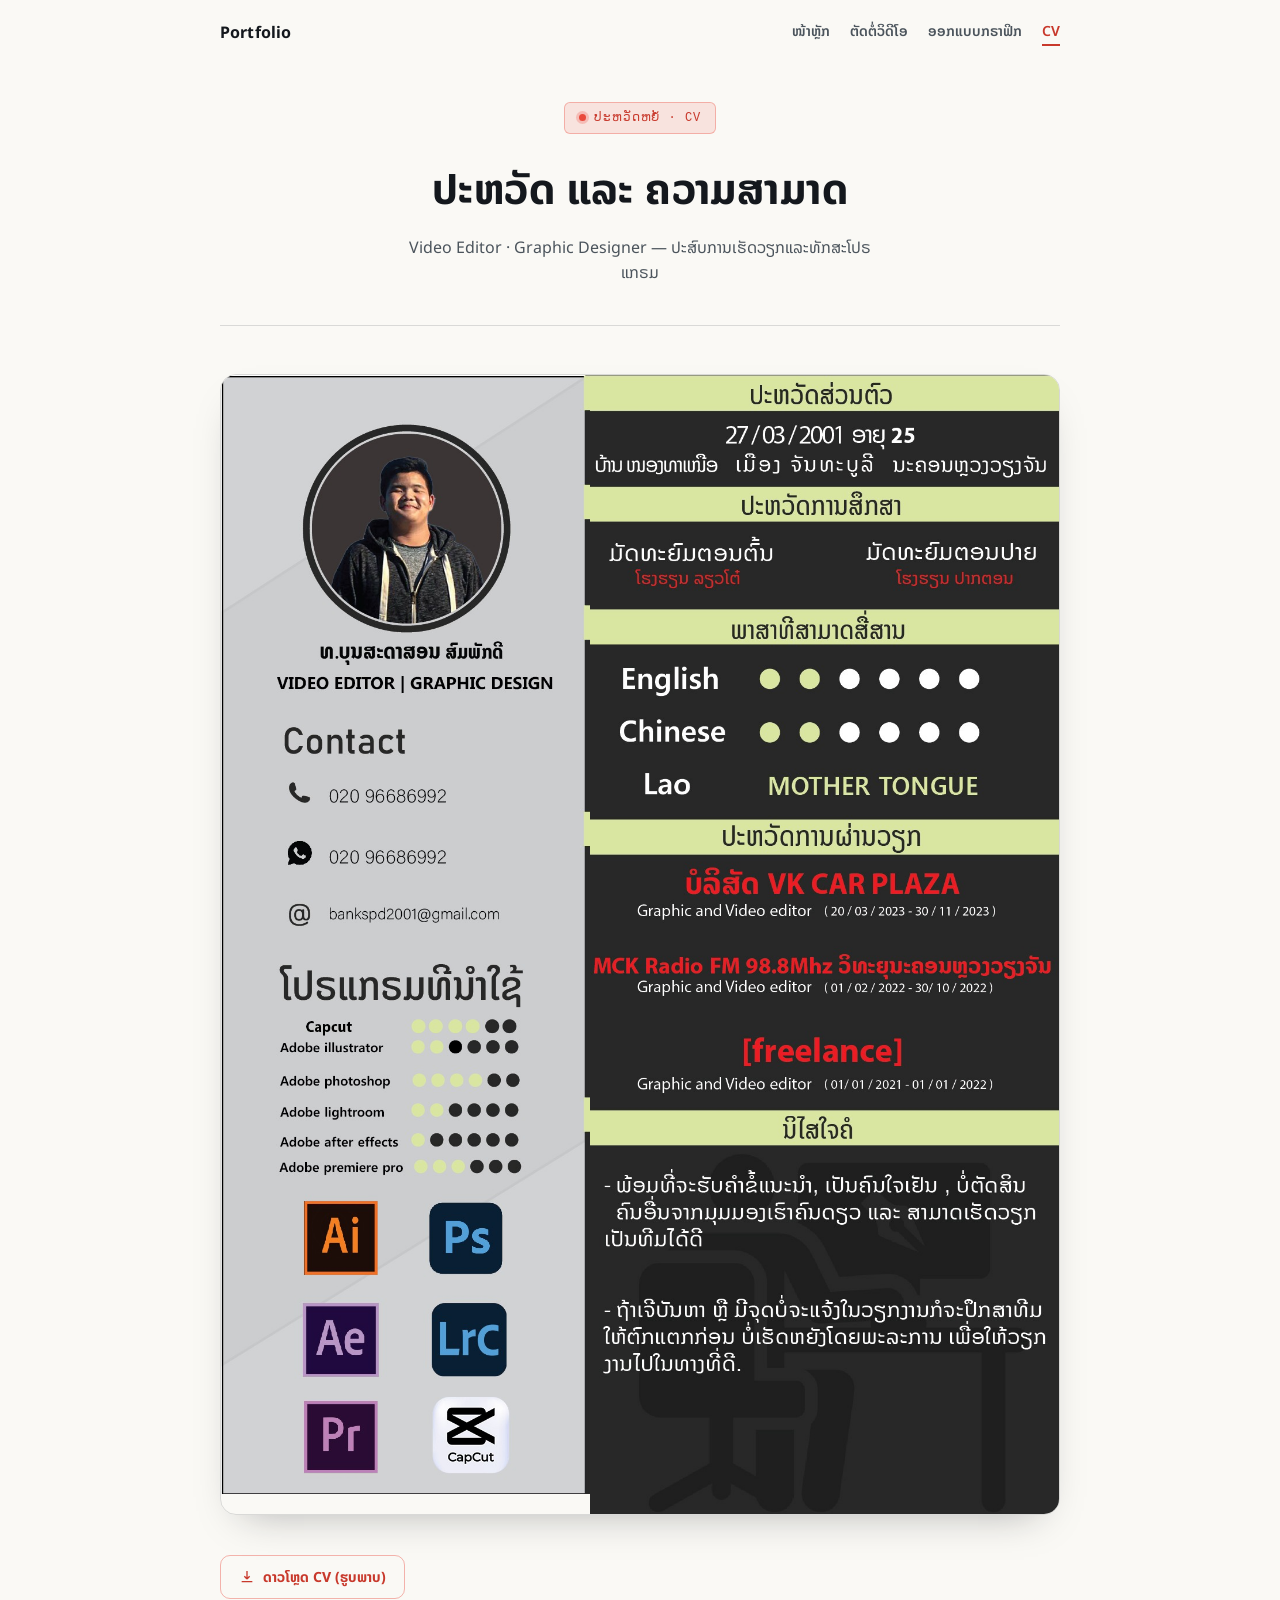
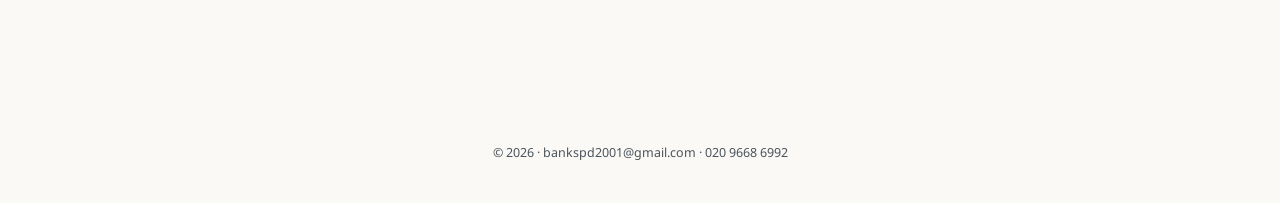
<file: portfolio/cv.html>
<!doctype html>
<html lang="lo">
<head>
<meta charset="utf-8">
<meta name="viewport" content="width=device-width,initial-scale=1">
<title>CV · Portfolio</title>
<meta name="description" content="ປະຫວັດຫຍໍ້ ແລະ ຄວາມສາມາດ - ວິດີໂອ ແລະ ກຣາຟິກ">
<link rel="stylesheet" href="style.css">
</head>
<body>

<nav class="site-nav">
  <a class="brand" href="index.html">Portfolio</a>
  <div class="links">
    <a href="index.html">ໜ້າຫຼັກ</a>
    <a href="video.html">ຕັດຕໍ່ວິດີໂອ</a>
    <a href="graphic.html">ອອກແບບກຣາຟິກ</a>
    <a href="cv.html" class="active">CV</a>
  </div>
</nav>

<div class="wrap">

  <div class="hero">
    <span class="eyebrow"><span class="dot"></span>ປະຫວັດຫຍໍ້ · CV</span>
    <h1>ປະຫວັດ ແລະ ຄວາມສາມາດ</h1>
    <p>Video Editor · Graphic Designer — ປະສົບການເຮັດວຽກແລະທັກສະໂປຣແກຣມ</p>
  </div>

  <div class="cv-wrap">
    <div class="cv-col-left">
      <img src="assets/cv/cv-left.jpg" alt="ຂໍ້ມູນຕິດຕໍ່ ແລະ ໂປຣແກຣມທີ່ນຳໃຊ້">
    </div>
    <div class="cv-col-right">
      <img src="assets/cv/cv-right.jpg" alt="ປະຫວັດສ່ວນຕົວ, ການສຶກສາ, ພາສາ, ປະສົບການເຮັດວຽກ">
    </div>
  </div>

  <a class="cv-download" href="assets/cv/CV.png" download>
    <svg viewBox="0 0 24 24" fill="none" stroke="currentColor" stroke-width="2"><path d="M12 3v12m0 0l-4-4m4 4l4-4M4 19h16"/></svg>
    ດາວໂຫຼດ CV (ຮູບພາບ)
  </a>

</div>

<footer class="site-footer">© <span id="y"></span> · bankspd2001@gmail.com · 020 9668 6992</footer>

<script>
  document.getElementById('y').textContent = new Date().getFullYear();
</script>

</body>
</html>
</file>
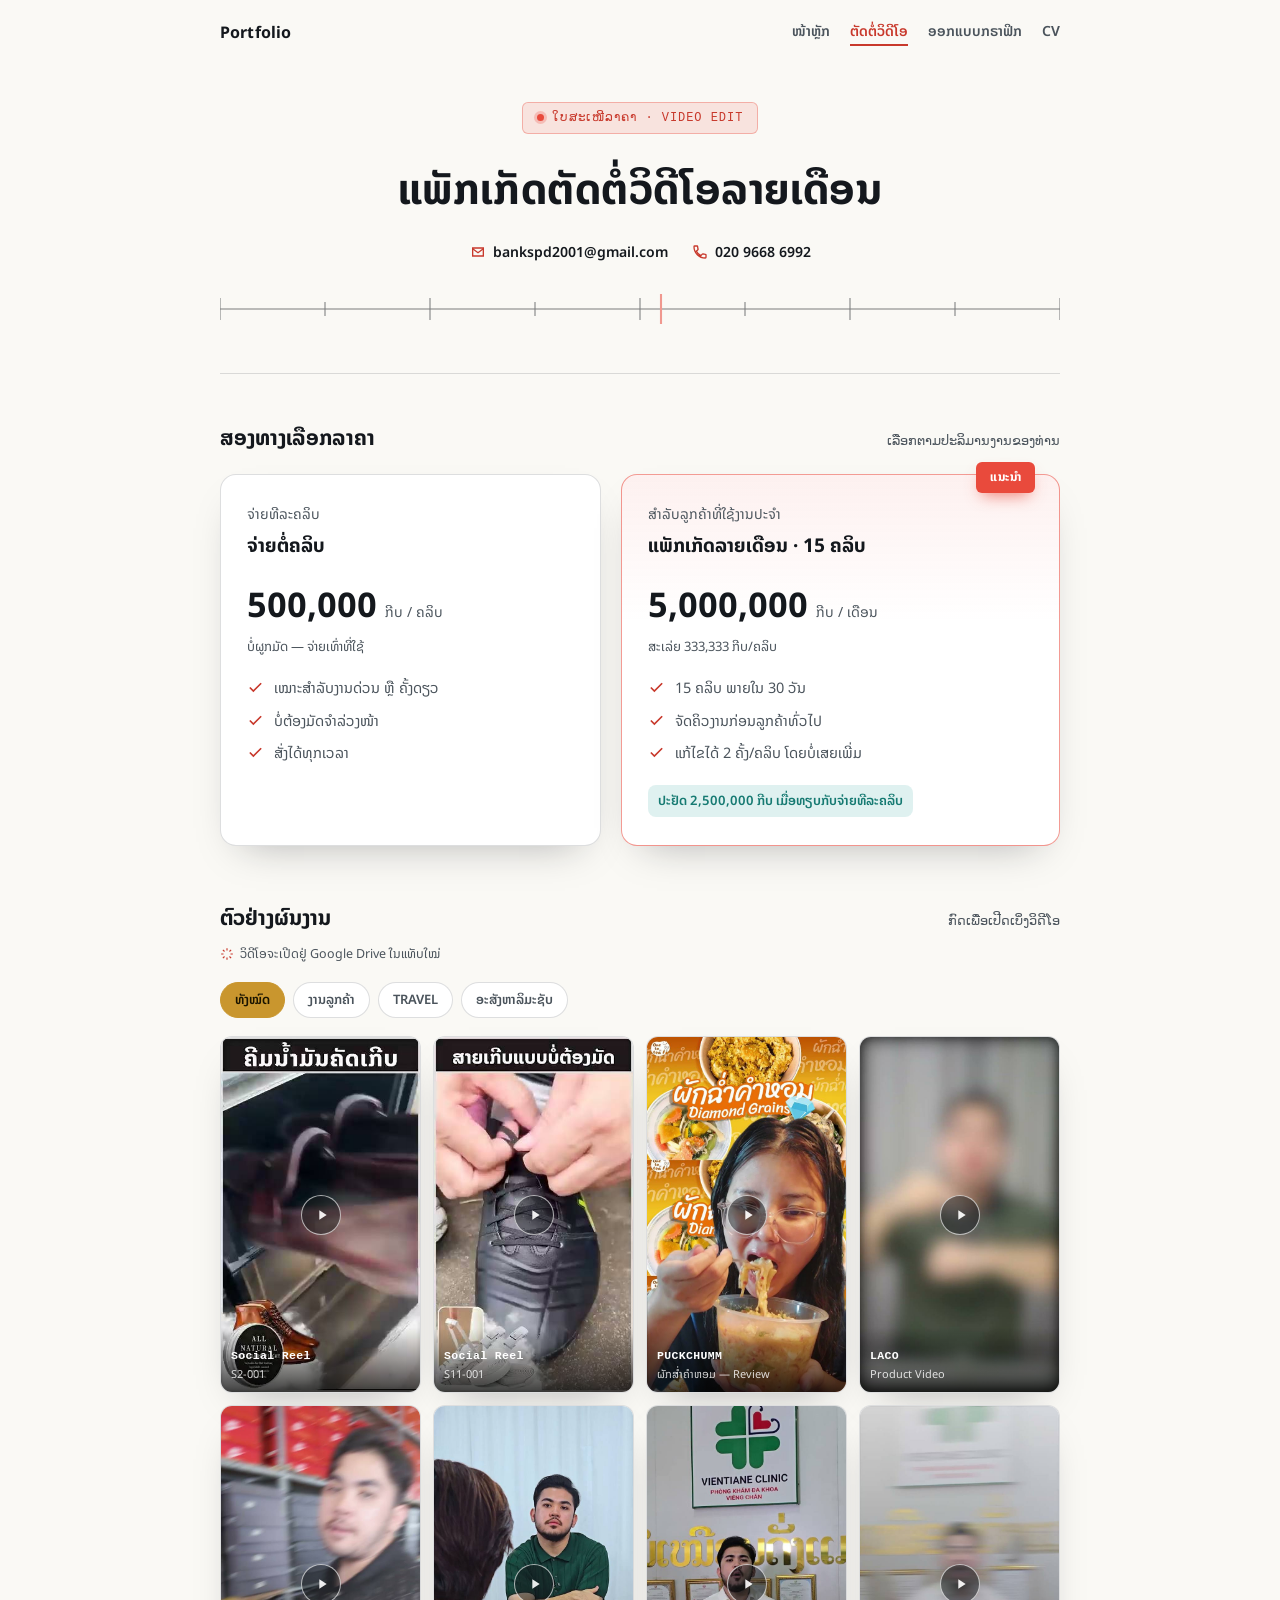
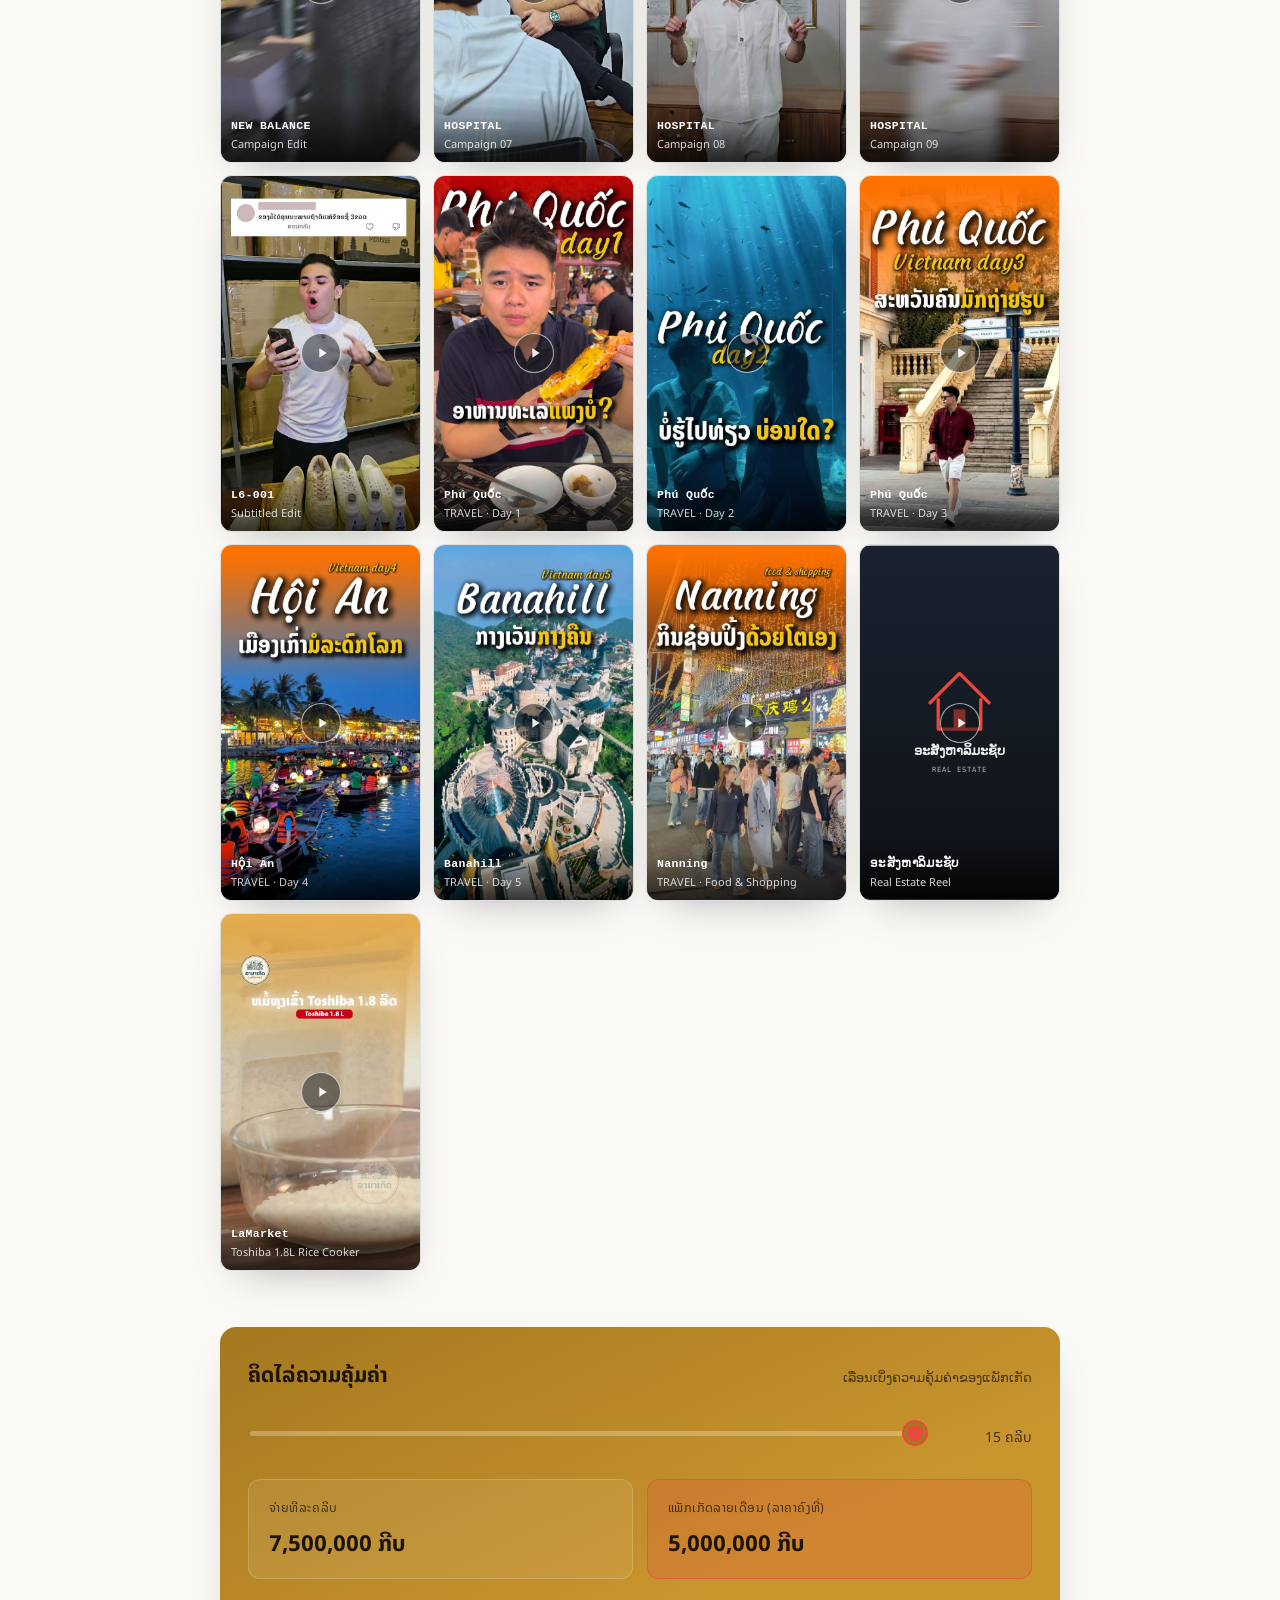
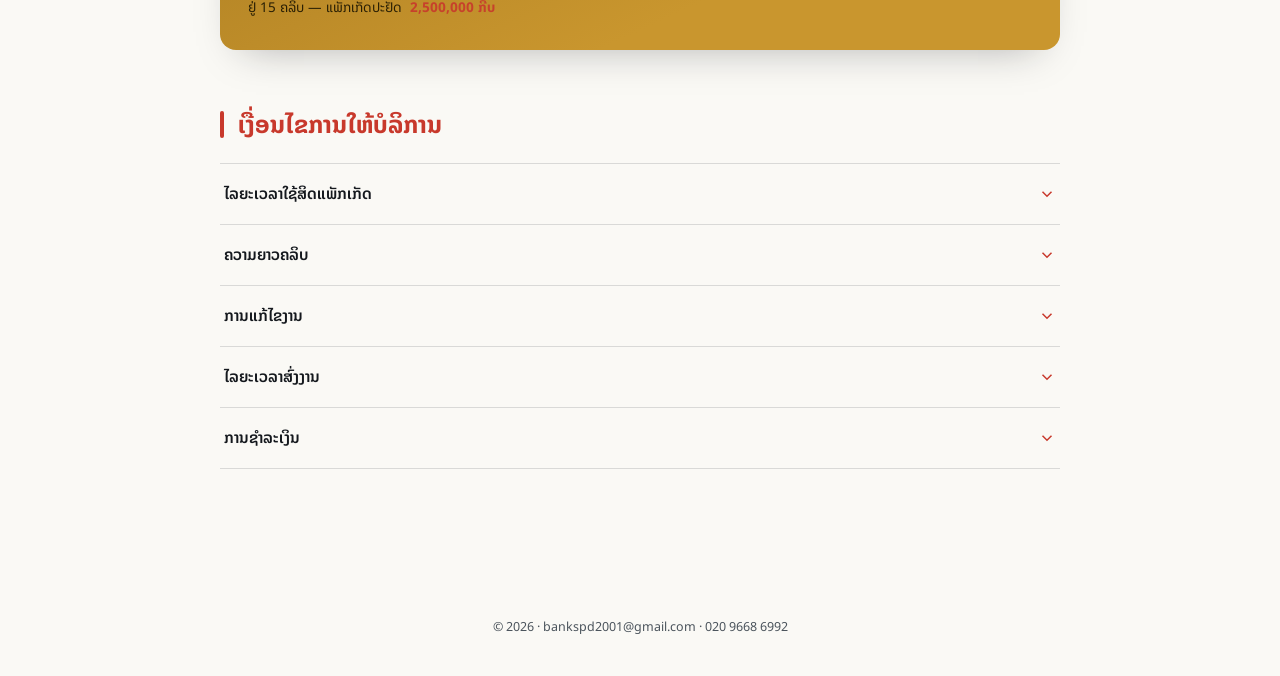
<file: portfolio/video.html>
<!doctype html>
<html lang="lo">
<head>
<meta charset="utf-8">
<meta name="viewport" content="width=device-width,initial-scale=1">
<title>ຕັດຕໍ່ວິດີໂອລາຍເດືອນ · Portfolio</title>
<meta name="description" content="ແພັກເກັດຕັດຕໍ່ວິດີໂອລາຍເດືອນ ລາຄາ ແລະ ຕົວຢ່າງຜົນງານ">
<link rel="stylesheet" href="style.css">
</head>
<body>

<nav class="site-nav">
  <a class="brand" href="index.html">Portfolio</a>
  <div class="links">
    <a href="index.html">ໜ້າຫຼັກ</a>
    <a href="video.html" class="active">ຕັດຕໍ່ວິດີໂອ</a>
    <a href="graphic.html">ອອກແບບກຣາຟິກ</a>
    <a href="cv.html">CV</a>
  </div>
</nav>

<div class="wrap">

  <div class="hero">
    <span class="eyebrow"><span class="dot"></span>ໃບສະເໜີລາຄາ · VIDEO EDIT</span>
    <h1>ແພັກເກັດຕັດຕໍ່ວິດີໂອລາຍເດືອນ</h1>
    <div class="hero-contact">
      <a class="hero-contact-link" href="mailto:bankspd2001@gmail.com"><svg viewBox="0 0 24 24" fill="none" stroke="currentColor" stroke-width="2"><path d="M4 6h16v12H4z"/><path d="M4 7l8 6 8-6"/></svg>bankspd2001@gmail.com</a>
      <a class="hero-contact-link" href="tel:+8562096686992"><svg viewBox="0 0 24 24" fill="none" stroke="currentColor" stroke-width="2"><path d="M6.6 10.8a15.9 15.9 0 006.6 6.6l2.2-2.2a1 1 0 011-.25 11.4 11.4 0 003.6.6 1 1 0 011 1V20a1 1 0 01-1 1A17 17 0 013 4a1 1 0 011-1h3.5a1 1 0 011 1 11.4 11.4 0 00.6 3.6 1 1 0 01-.25 1z"/></svg>020 9668 6992</a>
    </div>
    <svg class="timeline-ruler" viewBox="0 0 800 34" preserveAspectRatio="none" aria-hidden="true">
      <line x1="0" y1="17" x2="800" y2="17" stroke-width="1"></line>
      <line x1="0" y1="6" x2="0" y2="28" stroke-width="1"></line>
      <line x1="100" y1="10" x2="100" y2="24" stroke-width="1"></line>
      <line x1="200" y1="6" x2="200" y2="28" stroke-width="1"></line>
      <line x1="300" y1="10" x2="300" y2="24" stroke-width="1"></line>
      <line x1="400" y1="6" x2="400" y2="28" stroke-width="1"></line>
      <line x1="500" y1="10" x2="500" y2="24" stroke-width="1"></line>
      <line x1="600" y1="6" x2="600" y2="28" stroke-width="1"></line>
      <line x1="700" y1="10" x2="700" y2="24" stroke-width="1"></line>
      <line x1="800" y1="6" x2="800" y2="28" stroke-width="1"></line>
      <line class="playhead" x1="420" y1="2" x2="420" y2="32"></line>
    </svg>
  </div>

  <div class="section-head">
    <h2>ສອງທາງເລືອກລາຄາ</h2>
    <span class="hint">ເລືອກຕາມປະລິມານງານຂອງທ່ານ</span>
  </div>

  <div class="cards">
    <div class="card">
      <div class="card-label">ຈ່າຍທີລະຄລິບ</div>
      <div class="card-title">ຈ່າຍຕໍ່ຄລິບ</div>
      <div class="price-row"><span class="price mono">500,000</span><span class="price-unit">ກີບ / ຄລິບ</span></div>
      <div class="price-sub">ບໍ່ຜູກມັດ — ຈ່າຍເທົ່າທີ່ໃຊ້</div>
      <ul>
        <li><svg viewBox="0 0 24 24" fill="none" stroke="currentColor" stroke-width="2.4"><path d="M20 6L9 17l-5-5"/></svg>ເໝາະສຳລັບງານດ່ວນ ຫຼື ຄັ້ງດຽວ</li>
        <li><svg viewBox="0 0 24 24" fill="none" stroke="currentColor" stroke-width="2.4"><path d="M20 6L9 17l-5-5"/></svg>ບໍ່ຕ້ອງມັດຈຳລ່ວງໜ້າ</li>
        <li><svg viewBox="0 0 24 24" fill="none" stroke="currentColor" stroke-width="2.4"><path d="M20 6L9 17l-5-5"/></svg>ສັ່ງໄດ້ທຸກເວລາ</li>
      </ul>
    </div>
    <div class="card reco">
      <span class="badge">ແນະນຳ</span>
      <div class="card-label">ສຳລັບລູກຄ້າທີ່ໃຊ້ງານປະຈຳ</div>
      <div class="card-title">ແພັກເກັດລາຍເດືອນ · 15 ຄລິບ</div>
      <div class="price-row"><span class="price mono">5,000,000</span><span class="price-unit">ກີບ / ເດືອນ</span></div>
      <div class="price-sub">ສະເລ່ຍ <span class="mono">333,333</span> ກີບ/ຄລິບ</div>
      <ul>
        <li><svg viewBox="0 0 24 24" fill="none" stroke="currentColor" stroke-width="2.4"><path d="M20 6L9 17l-5-5"/></svg>15 ຄລິບ ພາຍໃນ 30 ວັນ</li>
        <li><svg viewBox="0 0 24 24" fill="none" stroke="currentColor" stroke-width="2.4"><path d="M20 6L9 17l-5-5"/></svg>ຈັດຄິວງານກ່ອນລູກຄ້າທົ່ວໄປ</li>
        <li><svg viewBox="0 0 24 24" fill="none" stroke="currentColor" stroke-width="2.4"><path d="M20 6L9 17l-5-5"/></svg>ແກ້ໄຂໄດ້ 2 ຄັ້ງ/ຄລິບ ໂດຍບໍ່ເສຍເພີ່ມ</li>
      </ul>
      <span class="save-tag">ປະຢັດ 2,500,000 ກີບ ເມື່ອທຽບກັບຈ່າຍທີລະຄລິບ</span>
    </div>
  </div>

  <div class="section-head">
    <h2>ຕົວຢ່າງຜົນງານ</h2>
    <span class="hint">ກົດເພື່ອເປີດເບິ່ງວິດີໂອ</span>
  </div>
  <p class="vf-hint"><svg viewBox="0 0 24 24" fill="none" stroke="currentColor" stroke-width="2"><path d="M12 2v4M12 18v4M4.93 4.93l2.83 2.83M16.24 16.24l2.83 2.83M2 12h4M18 12h4M4.93 19.07l2.83-2.83M16.24 7.76l2.83-2.83"/></svg>ວິດີໂອຈະເປີດຢູ່ Google Drive ໃນແທັບໃໝ່</p>

  <div class="pf-filters" id="vfFilters">
    <button class="pf-filter active" data-cat="all">ທັງໝົດ</button>
    <button class="pf-filter" data-cat="cat-client">ງານລູກຄ້າ</button>
    <button class="pf-filter" data-cat="cat-travel">TRAVEL</button>
    <button class="pf-filter" data-cat="cat-realestate">ອະສັງຫາລິມະຊັບ</button>
  </div>

  <div class="vf-grid" id="vfGrid"></div>

  <div class="calc">
    <div class="section-head">
      <h2>ຄິດໄລ່ຄວາມຄຸ້ມຄ່າ</h2>
      <span class="hint">ເລື່ອນເບິ່ງຄວາມຄຸ້ມຄ່າຂອງແພັກເກັດ</span>
    </div>
    <div class="calc-row">
      <input type="range" id="qty" min="1" max="15" value="15" />
      <div class="calc-count"><span id="qtyLabel">15</span><span>ຄລິບ</span></div>
    </div>
    <div class="calc-compare">
      <div class="calc-box" id="boxPerClip">
        <div class="lbl">ຈ່າຍທີລະຄລິບ</div>
        <div class="amt mono" id="perClipTotal">7,500,000 ກີບ</div>
      </div>
      <div class="calc-box" id="boxPackage">
        <div class="lbl">ແພັກເກັດລາຍເດືອນ (ລາຄາຄົງທີ່)</div>
        <div class="amt mono">5,000,000 ກີບ</div>
      </div>
    </div>
    <div class="calc-note" id="calcNote">ຢູ່ 15 ຄລິບ — ແພັກເກັດປະຢັດ <strong class="mono">2,500,000 ກີບ</strong></div>
  </div>

  <div class="section-head terms-head">
    <h2>ເງື່ອນໄຂການໃຫ້ບໍລິການ</h2>
  </div>
  <div class="terms">
    <div class="acc-item">
      <button class="acc-btn"><span>ໄລຍະເວລາໃຊ້ສິດແພັກເກັດ</span><svg class="chev" viewBox="0 0 24 24" fill="none" stroke="currentColor" stroke-width="2"><path d="M6 9l6 6 6-6"/></svg></button>
      <div class="acc-panel"><div class="acc-panel-inner">ໃຊ້ 15 ຄລິບພາຍໃນ 30 ວັນນັບຈາກມື້ຊຳລະເງິນ ຈຳນວນທີ່ໃຊ້ບໍ່ໝົດຈະບໍ່ທັບຍອດຂ້າມເດືອນ</div></div>
    </div>
    <div class="acc-item">
      <button class="acc-btn"><span>ຄວາມຍາວຄລິບ</span><svg class="chev" viewBox="0 0 24 24" fill="none" stroke="currentColor" stroke-width="2"><path d="M6 9l6 6 6-6"/></svg></button>
      <div class="acc-panel"><div class="acc-panel-inner">ນັບເປັນ 1 ຄລິບ ສຳລັບວິດີໂອຄວາມຍາວບໍ່ເກີນ 60 ວິນາທີ (Reels/TikTok) ຄລິບທີ່ຍາວກວ່ານີ້ຄິດຄ່າບໍລິການເພີ່ມຕາມຄວາມເໝາະສົມ</div></div>
    </div>
    <div class="acc-item">
      <button class="acc-btn"><span>ການແກ້ໄຂງານ</span><svg class="chev" viewBox="0 0 24 24" fill="none" stroke="currentColor" stroke-width="2"><path d="M6 9l6 6 6-6"/></svg></button>
      <div class="acc-panel"><div class="acc-panel-inner">ແກ້ໄຂໄດ້ 2 ຄັ້ງຕໍ່ຄລິບໂດຍບໍ່ເສຍຄ່າໃຊ້ຈ່າຍເພີ່ມ ການແກ້ໄຂນອກເໜືອຈາກນີ້ຄິດຄ່າບໍລິການເພີ່ມຕາມຄວາມເໝາະສົມ</div></div>
    </div>
    <div class="acc-item">
      <button class="acc-btn"><span>ໄລຍະເວລາສົ່ງງານ</span><svg class="chev" viewBox="0 0 24 24" fill="none" stroke="currentColor" stroke-width="2"><path d="M6 9l6 6 6-6"/></svg></button>
      <div class="acc-panel"><div class="acc-panel-inner">2–3 ວັນທຳການຕໍ່ຄລິບ ນັບຈາກມື້ໄດ້ຮັບ raw footage ແລະ brief ຄົບຖ້ວນ</div></div>
    </div>
    <div class="acc-item">
      <button class="acc-btn"><span>ການຊຳລະເງິນ</span><svg class="chev" viewBox="0 0 24 24" fill="none" stroke="currentColor" stroke-width="2"><path d="M6 9l6 6 6-6"/></svg></button>
      <div class="acc-panel"><div class="acc-panel-inner">ມັດຈຳ 50% ກ່ອນເລີ່ມງານ ສ່ວນທີ່ເຫຼືອຊຳລະເມື່ອສົ່ງງານສຳເລັດ</div></div>
    </div>
  </div>

</div>

<footer class="site-footer">© <span id="y"></span> · bankspd2001@gmail.com · 020 9668 6992</footer>

<script>
  const VF_ITEMS = [
    {file:"assets/video/01.jpg", href:"https://drive.google.com/file/d/1Gd2EshYatYFMc-NzdJl48m6ZK-tVkXYY/view?usp=sharing", title:"Social Reel", code:"S2-001", cat:"cat-client"},
    {file:"assets/video/02.jpg", href:"https://drive.google.com/file/d/1vN5ftclxIdFShx5_f3lLFHx017Qh6fvl/view?usp=sharing", title:"Social Reel", code:"S11-001", cat:"cat-client"},
    {file:"assets/video/03.jpg", href:"https://drive.google.com/file/d/1-AWrgZRddso150MGPTUA6LqSCh0Uvb5M/view?usp=sharing", title:"PUCKCHUMM", code:"ຜັກສ່ຳຄຳຫອມ — Review", cat:"cat-client"},
    {file:"assets/video/04.jpg", href:"https://drive.google.com/file/d/1PYeILMVTwbdw2zN_6_6uYr--q5xVeoSd/view?usp=sharing", title:"LACO", code:"Product Video", cat:"cat-client"},
    {file:"assets/video/05.jpg", href:"https://drive.google.com/file/d/1FNX3BE88M6tvZ5tk4PBMO9cbBpO6KIvt/view?usp=sharing", title:"NEW BALANCE", code:"Campaign Edit", cat:"cat-client"},
    {file:"assets/video/06.jpg", href:"https://drive.google.com/file/d/1Et9IwBSLcv7BiIP5s6ls7gilwDs_KkYm/view?usp=sharing", title:"HOSPITAL", code:"Campaign 07", cat:"cat-client"},
    {file:"assets/video/07.jpg", href:"https://drive.google.com/file/d/1RII89x4yLw19hCVp_J3lOpSIQTH34Drx/view?usp=sharing", title:"HOSPITAL", code:"Campaign 08", cat:"cat-client"},
    {file:"assets/video/08.jpg", href:"https://drive.google.com/file/d/1PV1GgwupnRATJ6h5AZhEV0TPAVg2Ka37/view?usp=sharing", title:"HOSPITAL", code:"Campaign 09", cat:"cat-client"},
    {file:"assets/video/09.jpg", href:"https://drive.google.com/file/d/1oyEfMU_-YbfK2XQe7ZxRa7INeXgpj4Nt/view?usp=sharing", title:"L6-001", code:"Subtitled Edit", cat:"cat-client"},
    {file:"assets/video/10.jpg", href:"https://drive.google.com/drive/folders/1a-PzD2V-qsCtBa6bcVMmZTqqDCbwtc8J?usp=sharing", title:"Phú Quốc", code:"TRAVEL · Day 1", cat:"cat-travel"},
    {file:"assets/video/11.jpg", href:"https://drive.google.com/drive/folders/1a-PzD2V-qsCtBa6bcVMmZTqqDCbwtc8J?usp=sharing", title:"Phú Quốc", code:"TRAVEL · Day 2", cat:"cat-travel"},
    {file:"assets/video/12.jpg", href:"https://drive.google.com/drive/folders/1a-PzD2V-qsCtBa6bcVMmZTqqDCbwtc8J?usp=sharing", title:"Phú Quốc", code:"TRAVEL · Day 3", cat:"cat-travel"},
    {file:"assets/video/13.jpg", href:"https://drive.google.com/drive/folders/1a-PzD2V-qsCtBa6bcVMmZTqqDCbwtc8J?usp=sharing", title:"Hội An", code:"TRAVEL · Day 4", cat:"cat-travel"},
    {file:"assets/video/14.jpg", href:"https://drive.google.com/drive/folders/1a-PzD2V-qsCtBa6bcVMmZTqqDCbwtc8J?usp=sharing", title:"Banahill", code:"TRAVEL · Day 5", cat:"cat-travel"},
    {file:"assets/video/15.jpg", href:"https://drive.google.com/drive/folders/1a-PzD2V-qsCtBa6bcVMmZTqqDCbwtc8J?usp=sharing", title:"Nanning", code:"TRAVEL · Food & Shopping", cat:"cat-travel"},
    {file:"assets/video/16.svg", href:"https://drive.google.com/drive/folders/12lOS1KfwAZG-8HY3jEanS_TmKrjeRHTl?usp=sharing", title:"ອະສັງຫາລິມະຊັບ", code:"Real Estate Reel", cat:"cat-realestate"},
    {file:"assets/video/17.jpg", href:"https://drive.google.com/file/d/1rWnUlKp1mcZTrb1HkYsipgTumhgRieiZ/view?usp=sharing", title:"LaMarket", code:"Toshiba 1.8L Rice Cooker", cat:"cat-client"}
  ];

  const grid = document.getElementById('vfGrid');
  VF_ITEMS.forEach(item => {
    const a = document.createElement('a');
    a.className = 'vf-card';
    a.href = item.href;
    a.target = '_blank';
    a.rel = 'noopener noreferrer';
    a.setAttribute('data-cat', item.cat);
    a.innerHTML =
      '<img src="' + item.file + '" alt="' + item.title + ' - ' + item.code + '" loading="lazy" />' +
      '<span class="vf-play"><svg viewBox="0 0 24 24" fill="currentColor"><path d="M8 5v14l11-7z"/></svg></span>' +
      '<span class="vf-card-info"><strong>' + item.title + '</strong><span>' + item.code + '</span></span>';
    grid.appendChild(a);
  });

  (function(){
    var filters = document.querySelectorAll('#vfFilters .pf-filter');
    var cards = Array.prototype.slice.call(document.querySelectorAll('.vf-card'));
    filters.forEach(function(btn){
      btn.addEventListener('click', function(){
        filters.forEach(function(b){ b.classList.remove('active'); });
        btn.classList.add('active');
        var cat = btn.getAttribute('data-cat');
        cards.forEach(function(card){
          var show = (cat === 'all') || (card.getAttribute('data-cat') === cat);
          card.classList.toggle('pf-hide', !show);
        });
      });
    });
  })();

  const PER_CLIP = 500000;
  const PACKAGE_PRICE = 5000000;
  const fmt = n => n.toLocaleString('en-US') + ' ກີບ';

  const qty = document.getElementById('qty');
  const qtyLabel = document.getElementById('qtyLabel');
  const perClipTotal = document.getElementById('perClipTotal');
  const boxPerClip = document.getElementById('boxPerClip');
  const boxPackage = document.getElementById('boxPackage');
  const calcNote = document.getElementById('calcNote');

  function render(){
    const n = parseInt(qty.value, 10);
    qtyLabel.textContent = n;
    const perTotal = n * PER_CLIP;
    perClipTotal.textContent = fmt(perTotal);

    boxPerClip.classList.remove('win');
    boxPackage.classList.remove('win');

    if (perTotal > PACKAGE_PRICE) {
      boxPackage.classList.add('win');
      const diff = perTotal - PACKAGE_PRICE;
      calcNote.innerHTML = 'ຢູ່ ' + n + ' ຄລິບ — ແພັກເກັດປະຢັດ <strong class="mono">' + diff.toLocaleString('en-US') + ' ກີບ</strong>';
    } else if (perTotal < PACKAGE_PRICE) {
      boxPerClip.classList.add('win');
      const diff = PACKAGE_PRICE - perTotal;
      calcNote.innerHTML = 'ຢູ່ ' + n + ' ຄລິບ — ຈ່າຍທີລະຄລິບຖືກກວ່າ <strong class="mono">' + diff.toLocaleString('en-US') + ' ກີບ</strong>';
    } else {
      calcNote.innerHTML = 'ລາຄາເທົ່າກັນ';
    }
  }
  qty.addEventListener('input', render);
  render();

  document.querySelectorAll('.acc-btn').forEach(btn => {
    btn.addEventListener('click', () => {
      btn.parentElement.classList.toggle('open');
    });
  });

  document.getElementById('y').textContent = new Date().getFullYear();
</script>

</body>
</html>
</file>
<file: portfolio/style.css>
@import url('https://fonts.googleapis.com/css2?family=Noto+Sans+Lao:wght@400;600;700&display=swap');

:root{
  --ink:#14181d;
  --ink-soft:#4b545c;
  --bg:#faf9f5;
  --panel:#ffffff;
  --accent:#e94a3c;
  --accent-strong:#c8392c;
  --teal:#1f9d93;
  --teal-strong:#167a72;
  --gold:#c9962e;
  --gold-strong:#a5781f;
  --timeline:#14181d;
  --line:rgba(20,24,29,0.14);
  --shadow:0 18px 40px -22px rgba(20,24,29,0.35);
  --radius:16px;
  color-scheme:light;
}
@media (prefers-color-scheme:dark){
  :root:not([data-theme="light"]){
    --ink:#eef1f0;
    --ink-soft:#aab3ba;
    --bg:#0f1216;
    --panel:#171c22;
    --accent:#ff6a53;
    --accent-strong:#ff8468;
    --teal:#2dd4c5;
    --teal-strong:#5be4d8;
    --gold:#e0ac4b;
    --gold-strong:#f0c476;
    --timeline:#eef1f0;
    --line:rgba(238,241,240,0.14);
    --shadow:0 18px 44px -20px rgba(0,0,0,0.6);
  }
}
:root[data-theme="dark"]{
  --ink:#eef1f0;
  --ink-soft:#aab3ba;
  --bg:#0f1216;
  --panel:#171c22;
  --accent:#ff6a53;
  --accent-strong:#ff8468;
  --teal:#2dd4c5;
  --teal-strong:#5be4d8;
  --gold:#e0ac4b;
  --gold-strong:#f0c476;
  --timeline:#eef1f0;
  --line:rgba(238,241,240,0.14);
  --shadow:0 18px 44px -20px rgba(0,0,0,0.6);
}

*{box-sizing:border-box;}
html,body{margin:0;padding:0;}
body{
  background:var(--bg);
  color:var(--ink);
  font-family:"Noto Sans Lao","Leelawadee UI","Lao Sangam MN",sans-serif;
  line-height:1.55;
}
a{color:inherit;}
img{max-width:100%;display:block;}

.wrap{
  max-width:880px;
  margin:0 auto;
  padding:56px 20px 80px;
}

/* NAV */
.site-nav{
  display:flex;
  align-items:center;
  justify-content:space-between;
  max-width:880px;
  margin:0 auto;
  padding:20px 20px 0;
  gap:16px;
  flex-wrap:wrap;
}
.site-nav .brand{
  font-weight:700;
  font-size:16px;
  text-decoration:none;
  letter-spacing:0.01em;
}
.site-nav .links{
  display:flex;
  gap:20px;
  flex-wrap:wrap;
}
.site-nav .links a{
  font-size:14px;
  font-weight:600;
  text-decoration:none;
  color:var(--ink-soft);
  border-bottom:2px solid transparent;
  padding-bottom:2px;
  transition:color .2s ease, border-color .2s ease;
}
.site-nav .links a:hover,
.site-nav .links a.active{
  color:var(--accent-strong);
  border-color:var(--accent-strong);
}

/* HERO */
.hero{
  text-align:center;
  padding-bottom:40px;
  border-bottom:1px solid var(--line);
  margin-bottom:48px;
}
.eyebrow{
  display:inline-flex;
  align-items:center;
  gap:8px;
  font-family:ui-monospace,"Cascadia Code","JetBrains Mono",Consolas,monospace;
  font-size:12px;
  letter-spacing:0.08em;
  color:var(--accent-strong);
  background:color-mix(in srgb, var(--accent) 12%, transparent);
  border:1px solid color-mix(in srgb, var(--accent) 35%, transparent);
  padding:6px 14px;
  border-radius:6px;
  margin-bottom:22px;
}
.eyebrow .dot{
  width:7px;height:7px;border-radius:50%;
  background:var(--accent);
  box-shadow:0 0 0 3px color-mix(in srgb, var(--accent) 25%, transparent);
}
h1{
  font-size:clamp(27px,4.4vw,42px);
  margin:0 0 14px;
  text-wrap:balance;
  font-weight:700;
  letter-spacing:0.01em;
}
.hero p{
  color:var(--ink-soft);
  max-width:54ch;
  margin:0 auto;
  font-size:16px;
}
.hero-contact{
  display:flex;
  justify-content:center;
  flex-wrap:wrap;
  gap:10px 24px;
  margin-top:20px;
}
.hero-contact-link{
  display:inline-flex;
  align-items:center;
  gap:7px;
  font-size:14px;
  font-weight:600;
  color:var(--ink);
  text-decoration:none;
  border-bottom:1px solid transparent;
  transition:border-color .2s ease, color .2s ease;
}
.hero-contact-link:hover{
  color:var(--accent-strong);
  border-bottom-color:var(--accent-strong);
}
.hero-contact-link svg{
  width:16px;height:16px;
  flex:none;
  color:var(--accent-strong);
}

.timeline-ruler{
  margin-top:28px;
  width:100%;
  height:34px;
  opacity:0.55;
}
.timeline-ruler line{stroke:var(--timeline);}
.timeline-ruler .playhead{
  stroke:var(--accent);
  stroke-width:2;
  opacity:1;
}

/* SECTION HEADS */
.section-head{
  display:flex;
  align-items:baseline;
  justify-content:space-between;
  gap:16px;
  margin-bottom:20px;
}
.section-head h2{
  font-size:21px;
  margin:0;
  font-weight:700;
}
.section-head .hint{
  font-size:13px;
  color:var(--ink-soft);
  font-family:ui-monospace,"Cascadia Code","JetBrains Mono",Consolas,monospace;
}

/* SERVICE PICKER CARDS (home page) */
.service-grid{
  display:grid;
  grid-template-columns:repeat(auto-fit, minmax(240px, 1fr));
  gap:20px;
  margin-bottom:56px;
}
@media (max-width:640px){.service-grid{grid-template-columns:1fr;}}
.service-card{
  display:block;
  background:var(--panel);
  border:1px solid var(--line);
  border-radius:var(--radius);
  padding:28px 26px;
  text-decoration:none;
  color:inherit;
  box-shadow:var(--shadow);
  transition:transform .2s ease, border-color .2s ease;
}
.service-card:hover{
  transform:translateY(-3px);
  border-color:color-mix(in srgb, var(--accent) 45%, transparent);
}
.service-card .tag{
  font-size:12px;
  font-weight:700;
  letter-spacing:0.05em;
  color:var(--accent-strong);
  text-transform:uppercase;
  margin-bottom:10px;
  display:block;
}
.service-card h3{
  font-size:20px;
  margin:0 0 10px;
}
.service-card p{
  font-size:14px;
  color:var(--ink-soft);
  margin:0 0 16px;
}
.service-card .go{
  font-size:13.5px;
  font-weight:700;
  color:var(--accent-strong);
  display:inline-flex;
  align-items:center;
  gap:6px;
}
.service-card .go svg{width:15px;height:15px;}

/* PRICING CARDS */
.cards{
  display:grid;
  grid-template-columns:1fr 1.15fr;
  gap:20px;
  margin-bottom:56px;
}
@media (max-width:640px){.cards{grid-template-columns:1fr;}}
.card{
  background:var(--panel);
  border:1px solid var(--line);
  border-radius:var(--radius);
  padding:28px 26px;
  position:relative;
  box-shadow:var(--shadow);
}
.card.reco{
  border-color:color-mix(in srgb, var(--accent) 55%, transparent);
  background:
    linear-gradient(180deg, color-mix(in srgb, var(--accent) 8%, transparent), transparent 40%),
    var(--panel);
}
.badge{
  position:absolute;
  top:-13px;
  right:24px;
  background:var(--accent);
  color:#ffffff;
  font-size:12px;
  font-weight:700;
  letter-spacing:0.04em;
  padding:6px 14px;
  border-radius:6px;
  box-shadow:0 8px 16px -6px color-mix(in srgb, var(--accent) 70%, transparent);
}
.card-label{
  font-size:14px;
  color:var(--ink-soft);
  margin-bottom:6px;
}
.card-title{
  font-size:19px;
  font-weight:700;
  margin-bottom:18px;
}
.price-row{
  display:flex;
  align-items:baseline;
  gap:8px;
  margin-bottom:6px;
}
.price{
  font-size:34px;
  font-weight:700;
  color:var(--ink);
}
.price-unit{
  font-size:14px;
  color:var(--ink-soft);
}
.price-sub{
  font-size:13px;
  color:var(--ink-soft);
  margin-bottom:20px;
}
.card ul{
  list-style:none;
  margin:0 0 20px;
  padding:0;
  display:flex;
  flex-direction:column;
  gap:10px;
}
.card li{
  display:flex;
  gap:10px;
  font-size:14.5px;
  color:var(--ink-soft);
}
.card li svg{
  flex:none;
  width:17px;height:17px;
  margin-top:2px;
  color:var(--accent-strong);
}
.save-tag{
  display:inline-flex;
  align-items:center;
  gap:6px;
  font-size:13px;
  font-weight:600;
  color:var(--teal-strong);
  background:color-mix(in srgb, var(--teal) 14%, transparent);
  border-radius:8px;
  padding:6px 10px;
}

/* VIDEO PORTFOLIO GRID */
.vf-grid{
  display:grid;
  grid-template-columns:repeat(4, 1fr);
  gap:12px;
  margin-bottom:56px;
}
@media (max-width:760px){.vf-grid{grid-template-columns:repeat(3, 1fr);}}
@media (max-width:520px){.vf-grid{grid-template-columns:repeat(2, 1fr);}}
.vf-card{
  position:relative;
  display:block;
  border:1px solid var(--line);
  border-radius:12px;
  overflow:hidden;
  background:var(--panel);
  aspect-ratio:9/16;
  box-shadow:var(--shadow);
  text-decoration:none;
  transition:transform .2s ease;
}
.vf-card:hover{transform:translateY(-2px);}
.vf-card:focus-visible{outline:2px solid var(--accent);outline-offset:3px;}
.vf-card img{
  width:100%;
  height:100%;
  object-fit:cover;
  transition:transform .35s ease;
}
.vf-card:hover img{transform:scale(1.05);}
.vf-play{
  position:absolute;
  top:50%;left:50%;
  transform:translate(-50%,-50%);
  width:40px;height:40px;
  border-radius:50%;
  background:rgba(20,24,29,0.55);
  border:1.5px solid rgba(255,255,255,0.7);
  display:flex;
  align-items:center;
  justify-content:center;
  color:#fff;
  opacity:0.9;
  transition:transform .25s ease, background .25s ease;
}
.vf-play svg{width:16px;height:16px;margin-left:2px;}
.vf-card:hover .vf-play{
  transform:translate(-50%,-50%) scale(1.12);
  background:var(--accent);
}
.vf-card-info{
  position:absolute;
  left:0;right:0;bottom:0;
  padding:20px 10px 9px;
  background:linear-gradient(0deg, rgba(0,0,0,0.75), rgba(0,0,0,0));
  display:flex;
  flex-direction:column;
  gap:1px;
}
.vf-card-info strong{
  color:#ffffff;
  font-size:11.5px;
  letter-spacing:0.03em;
  font-family:ui-monospace,"Cascadia Code","JetBrains Mono",Consolas,monospace;
}
.vf-card-info span{
  color:rgba(255,255,255,0.82);
  font-size:11px;
}
.vf-hint{
  font-size:12.5px;
  color:var(--ink-soft);
  margin:-10px 0 18px;
  display:flex;
  align-items:center;
  gap:6px;
}
.vf-hint svg{width:14px;height:14px;flex:none;color:var(--accent-strong);}

/* GRAPHIC PORTFOLIO GRID + LIGHTBOX */
.pf-filters{
  display:flex;
  flex-wrap:wrap;
  gap:8px;
  margin-bottom:18px;
}
.pf-filter{
  font:inherit;
  font-size:13px;
  font-weight:600;
  padding:7px 14px;
  border-radius:20px;
  border:1px solid var(--line);
  background:var(--panel);
  color:var(--ink-soft);
  cursor:pointer;
  transition:all .2s ease;
}
.pf-filter:hover{border-color:color-mix(in srgb, var(--gold) 50%, transparent);}
.pf-filter.active{
  background:var(--gold);
  border-color:var(--gold);
  color:#1a1400;
}
.pf-grid{
  display:grid;
  grid-template-columns:repeat(3, 1fr);
  gap:14px;
  margin-bottom:56px;
}
@media (max-width:720px){.pf-grid{grid-template-columns:repeat(2, 1fr);}}
@media (max-width:460px){.pf-grid{grid-template-columns:1fr;}}
.pf-card{
  position:relative;
  display:block;
  width:100%;
  padding:0;
  margin:0;
  border:1px solid var(--line);
  border-radius:14px;
  overflow:hidden;
  background:var(--panel);
  cursor:pointer;
  aspect-ratio:16/9;
  box-shadow:var(--shadow);
  transition:transform .2s ease, box-shadow .2s ease;
}
.pf-card:hover{transform:translateY(-2px);}
.pf-card:focus-visible{outline:2px solid var(--gold);outline-offset:3px;}
.pf-card img{
  width:100%;
  height:100%;
  object-fit:cover;
  transition:transform .35s ease;
}
.pf-card:hover img{transform:scale(1.05);}
.pf-card-info{
  position:absolute;
  left:0;right:0;bottom:0;
  padding:22px 12px 10px;
  background:linear-gradient(0deg, rgba(0,0,0,0.72), rgba(0,0,0,0));
  display:flex;
  flex-direction:column;
  align-items:flex-start;
  gap:2px;
  text-align:left;
}
.pf-card-info strong{
  color:#ffffff;
  font-size:12.5px;
  letter-spacing:0.02em;
}
.pf-card-info span{
  color:rgba(255,255,255,0.82);
  font-size:11.5px;
}
.pf-card.pf-hide,
.vf-card.pf-hide{display:none;}

.pf-lb-backdrop{
  position:fixed;
  inset:0;
  background:rgba(10,8,4,0.86);
  backdrop-filter:blur(2px);
  opacity:0;
  pointer-events:none;
  transition:opacity .25s ease;
  z-index:100;
}
.pf-lightbox{
  position:fixed;
  inset:0;
  display:flex;
  flex-direction:column;
  align-items:center;
  justify-content:center;
  gap:14px;
  padding:32px;
  opacity:0;
  pointer-events:none;
  transform:scale(0.98);
  transition:opacity .25s ease, transform .25s ease;
  z-index:101;
}
.pf-lb-backdrop.open,
.pf-lightbox.open{opacity:1;pointer-events:auto;}
.pf-lightbox.open{transform:scale(1);}
.pf-lb-img{
  max-width:min(92vw, 1100px);
  max-height:72vh;
  border-radius:10px;
  box-shadow:0 30px 60px -20px rgba(0,0,0,0.6);
}
.pf-lb-caption{
  color:#f6efdf;
  text-align:center;
  font-size:13.5px;
}
.pf-lb-caption strong{
  display:block;
  font-size:15px;
  margin-bottom:2px;
  color:var(--gold-strong);
}
.pf-lb-close,
.pf-lb-nav{
  position:fixed;
  width:44px;height:44px;
  border-radius:50%;
  border:1px solid rgba(255,255,255,0.25);
  background:rgba(255,255,255,0.08);
  color:#fff;
  display:flex;
  align-items:center;
  justify-content:center;
  cursor:pointer;
  transition:background .2s ease;
}
.pf-lb-close:hover,
.pf-lb-nav:hover{background:rgba(255,255,255,0.18);}
.pf-lb-close{top:24px;right:24px;z-index:102;}
.pf-lb-nav{top:50%;transform:translateY(-50%);z-index:102;}
.pf-lb-prev{left:20px;}
.pf-lb-next{right:20px;}
.pf-lb-close svg,.pf-lb-nav svg{width:20px;height:20px;}

/* CALCULATOR */
.calc{
  background:linear-gradient(155deg, var(--gold-strong), var(--gold) 70%);
  color:#1a1400;
  border-radius:var(--radius);
  padding:32px 28px;
  margin-bottom:56px;
  box-shadow:var(--shadow);
}
.calc .section-head h2,
.calc .section-head .hint{color:#1a1400;}
.calc .section-head .hint{opacity:0.7;}
.calc-row{
  display:flex;
  align-items:center;
  gap:18px;
  margin:22px 0 26px;
}
.calc-row input[type="range"]{
  flex:1;
  -webkit-appearance:none;
  appearance:none;
  height:5px;
  border-radius:3px;
  background:rgba(255,255,255,0.28);
  outline:none;
}
.calc-row input[type="range"]::-webkit-slider-thumb{
  -webkit-appearance:none;
  width:22px;height:22px;
  border-radius:50%;
  background:var(--accent);
  border:3px solid var(--gold-strong);
  box-shadow:0 0 0 2px var(--accent);
  cursor:pointer;
}
.calc-row input[type="range"]::-moz-range-thumb{
  width:22px;height:22px;
  border-radius:50%;
  background:var(--accent);
  border:3px solid var(--gold-strong);
  cursor:pointer;
}
.calc-count{
  font-size:26px;
  font-weight:700;
  min-width:86px;
  text-align:right;
  white-space:nowrap;
}
.calc-count span{font-size:14px;font-weight:400;opacity:0.75;margin-left:4px;}
.calc-compare{
  display:grid;
  grid-template-columns:1fr 1fr;
  gap:14px;
}
@media (max-width:560px){.calc-compare{grid-template-columns:1fr;}}
.calc-box{
  background:rgba(255,255,255,0.08);
  border:1px solid rgba(255,255,255,0.18);
  border-radius:12px;
  padding:18px 20px;
  transition:border-color .25s ease, background .25s ease;
}
.calc-box.win{
  border-color:color-mix(in srgb, var(--accent) 65%, transparent);
  background:color-mix(in srgb, var(--accent) 22%, transparent);
}
.calc-box .lbl{
  font-size:12.5px;
  opacity:0.75;
  margin-bottom:8px;
  letter-spacing:0.03em;
}
.calc-box .amt{
  font-size:22px;
  font-weight:700;
}
.calc-note{
  margin-top:18px;
  font-size:13.5px;
  opacity:0.9;
  display:flex;
  align-items:center;
  gap:8px;
}
.calc-note strong{color:var(--accent-strong);font-weight:700;}

/* TERMS ACCORDION */
.terms-head h2{
  font-size:24px;
  color:var(--accent-strong);
  position:relative;
  padding-left:18px;
}
.terms-head h2::before{
  content:"";
  position:absolute;
  left:0;
  top:5px;
  bottom:5px;
  width:4px;
  border-radius:2px;
  background:var(--accent-strong);
}
.terms{margin-bottom:44px;}
.acc-item{border-bottom:1px solid var(--line);}
.acc-item:first-child{border-top:1px solid var(--line);}
.acc-btn{
  width:100%;
  text-align:left;
  background:none;
  border:none;
  color:var(--ink);
  font:inherit;
  font-size:15.5px;
  font-weight:600;
  padding:18px 4px;
  display:flex;
  justify-content:space-between;
  align-items:center;
  cursor:pointer;
  gap:14px;
}
.acc-btn:focus-visible{outline:2px solid var(--accent);outline-offset:3px;border-radius:4px;}
.acc-btn .chev{
  flex:none;
  width:18px;height:18px;
  transition:transform .25s ease;
  color:var(--accent-strong);
}
.acc-item.open .acc-btn .chev{transform:rotate(135deg);}
.acc-panel{max-height:0;overflow:hidden;transition:max-height .3s ease;}
.acc-item.open .acc-panel{max-height:200px;}
.acc-panel-inner{
  padding:0 4px 20px;
  color:var(--ink-soft);
  font-size:14.5px;
  max-width:62ch;
}

/* CV PAGE */
.cv-wrap{
  display:flex;
  gap:0;
  border-radius:var(--radius);
  overflow:hidden;
  box-shadow:var(--shadow);
  border:1px solid var(--line);
  margin-bottom:40px;
}
.cv-wrap img{
  display:block;
  width:100%;
  height:auto;
}
.cv-col-left{flex:0 0 44%;}
.cv-col-right{flex:1;}
@media (max-width:680px){
  .cv-wrap{flex-direction:column;}
  .cv-col-left, .cv-col-right{flex:none; width:100%;}
}
.cv-download{
  display:inline-flex;
  align-items:center;
  gap:8px;
  font-size:14px;
  font-weight:700;
  color:var(--accent-strong);
  text-decoration:none;
  border:1px solid color-mix(in srgb, var(--accent) 40%, transparent);
  padding:10px 18px;
  border-radius:10px;
  margin-bottom:40px;
  transition:background .2s ease;
}
.cv-download:hover{background:color-mix(in srgb, var(--accent) 10%, transparent);}
.cv-download svg{width:16px;height:16px;}

/* FOOTER */
.site-footer{
  text-align:center;
  padding:24px 20px 40px;
  font-size:12.5px;
  color:var(--ink-soft);
}

@media (prefers-reduced-motion:reduce){*{transition:none !important;}}
</file>
<file: style.css>
@import url('https://fonts.googleapis.com/css2?family=Noto+Sans+Lao:wght@400;600;700&display=swap');

:root{
  --ink:#14181d;
  --ink-soft:#4b545c;
  --bg:#faf9f5;
  --panel:#ffffff;
  --accent:#e94a3c;
  --accent-strong:#c8392c;
  --teal:#1f9d93;
  --teal-strong:#167a72;
  --gold:#c9962e;
  --gold-strong:#a5781f;
  --timeline:#14181d;
  --line:rgba(20,24,29,0.14);
  --shadow:0 18px 40px -22px rgba(20,24,29,0.35);
  --radius:16px;
  color-scheme:light;
}
@media (prefers-color-scheme:dark){
  :root:not([data-theme="light"]){
    --ink:#eef1f0;
    --ink-soft:#aab3ba;
    --bg:#0f1216;
    --panel:#171c22;
    --accent:#ff6a53;
    --accent-strong:#ff8468;
    --teal:#2dd4c5;
    --teal-strong:#5be4d8;
    --gold:#e0ac4b;
    --gold-strong:#f0c476;
    --timeline:#eef1f0;
    --line:rgba(238,241,240,0.14);
    --shadow:0 18px 44px -20px rgba(0,0,0,0.6);
  }
}
:root[data-theme="dark"]{
  --ink:#eef1f0;
  --ink-soft:#aab3ba;
  --bg:#0f1216;
  --panel:#171c22;
  --accent:#ff6a53;
  --accent-strong:#ff8468;
  --teal:#2dd4c5;
  --teal-strong:#5be4d8;
  --gold:#e0ac4b;
  --gold-strong:#f0c476;
  --timeline:#eef1f0;
  --line:rgba(238,241,240,0.14);
  --shadow:0 18px 44px -20px rgba(0,0,0,0.6);
}

*{box-sizing:border-box;}
html,body{margin:0;padding:0;}
body{
  background:var(--bg);
  color:var(--ink);
  font-family:"Noto Sans Lao","Leelawadee UI","Lao Sangam MN",sans-serif;
  line-height:1.55;
}
a{color:inherit;}
img{max-width:100%;display:block;}

.wrap{
  max-width:880px;
  margin:0 auto;
  padding:56px 20px 80px;
}

/* NAV */
.site-nav{
  display:flex;
  align-items:center;
  justify-content:space-between;
  max-width:880px;
  margin:0 auto;
  padding:20px 20px 0;
  gap:16px;
  flex-wrap:wrap;
}
.site-nav .brand{
  font-weight:700;
  font-size:16px;
  text-decoration:none;
  letter-spacing:0.01em;
}
.site-nav .links{
  display:flex;
  gap:20px;
  flex-wrap:wrap;
}
.site-nav .links a{
  font-size:14px;
  font-weight:600;
  text-decoration:none;
  color:var(--ink-soft);
  border-bottom:2px solid transparent;
  padding-bottom:2px;
  transition:color .2s ease, border-color .2s ease;
}
.site-nav .links a:hover,
.site-nav .links a.active{
  color:var(--accent-strong);
  border-color:var(--accent-strong);
}

/* HERO */
.hero{
  text-align:center;
  padding-bottom:40px;
  border-bottom:1px solid var(--line);
  margin-bottom:48px;
}
.eyebrow{
  display:inline-flex;
  align-items:center;
  gap:8px;
  font-family:ui-monospace,"Cascadia Code","JetBrains Mono",Consolas,monospace;
  font-size:12px;
  letter-spacing:0.08em;
  color:var(--accent-strong);
  background:color-mix(in srgb, var(--accent) 12%, transparent);
  border:1px solid color-mix(in srgb, var(--accent) 35%, transparent);
  padding:6px 14px;
  border-radius:6px;
  margin-bottom:22px;
}
.eyebrow .dot{
  width:7px;height:7px;border-radius:50%;
  background:var(--accent);
  box-shadow:0 0 0 3px color-mix(in srgb, var(--accent) 25%, transparent);
}
h1{
  font-size:clamp(27px,4.4vw,42px);
  margin:0 0 14px;
  text-wrap:balance;
  font-weight:700;
  letter-spacing:0.01em;
}
.hero p{
  color:var(--ink-soft);
  max-width:54ch;
  margin:0 auto;
  font-size:16px;
}
.hero-contact{
  display:flex;
  justify-content:center;
  flex-wrap:wrap;
  gap:10px 24px;
  margin-top:20px;
}
.hero-contact-link{
  display:inline-flex;
  align-items:center;
  gap:7px;
  font-size:14px;
  font-weight:600;
  color:var(--ink);
  text-decoration:none;
  border-bottom:1px solid transparent;
  transition:border-color .2s ease, color .2s ease;
}
.hero-contact-link:hover{
  color:var(--accent-strong);
  border-bottom-color:var(--accent-strong);
}
.hero-contact-link svg{
  width:16px;height:16px;
  flex:none;
  color:var(--accent-strong);
}

.timeline-ruler{
  margin-top:28px;
  width:100%;
  height:34px;
  opacity:0.55;
}
.timeline-ruler line{stroke:var(--timeline);}
.timeline-ruler .playhead{
  stroke:var(--accent);
  stroke-width:2;
  opacity:1;
}

/* SECTION HEADS */
.section-head{
  display:flex;
  align-items:baseline;
  justify-content:space-between;
  gap:16px;
  margin-bottom:20px;
}
.section-head h2{
  font-size:21px;
  margin:0;
  font-weight:700;
}
.section-head .hint{
  font-size:13px;
  color:var(--ink-soft);
  font-family:ui-monospace,"Cascadia Code","JetBrains Mono",Consolas,monospace;
}

/* SERVICE PICKER CARDS (home page) */
.service-grid{
  display:grid;
  grid-template-columns:1fr 1fr;
  gap:20px;
  margin-bottom:56px;
}
@media (max-width:640px){.service-grid{grid-template-columns:1fr;}}
.service-card{
  display:block;
  background:var(--panel);
  border:1px solid var(--line);
  border-radius:var(--radius);
  padding:28px 26px;
  text-decoration:none;
  color:inherit;
  box-shadow:var(--shadow);
  transition:transform .2s ease, border-color .2s ease;
}
.service-card:hover{
  transform:translateY(-3px);
  border-color:color-mix(in srgb, var(--accent) 45%, transparent);
}
.service-card .tag{
  font-size:12px;
  font-weight:700;
  letter-spacing:0.05em;
  color:var(--accent-strong);
  text-transform:uppercase;
  margin-bottom:10px;
  display:block;
}
.service-card h3{
  font-size:20px;
  margin:0 0 10px;
}
.service-card p{
  font-size:14px;
  color:var(--ink-soft);
  margin:0 0 16px;
}
.service-card .go{
  font-size:13.5px;
  font-weight:700;
  color:var(--accent-strong);
  display:inline-flex;
  align-items:center;
  gap:6px;
}
.service-card .go svg{width:15px;height:15px;}

/* PRICING CARDS */
.cards{
  display:grid;
  grid-template-columns:1fr 1.15fr;
  gap:20px;
  margin-bottom:56px;
}
@media (max-width:640px){.cards{grid-template-columns:1fr;}}
.card{
  background:var(--panel);
  border:1px solid var(--line);
  border-radius:var(--radius);
  padding:28px 26px;
  position:relative;
  box-shadow:var(--shadow);
}
.card.reco{
  border-color:color-mix(in srgb, var(--accent) 55%, transparent);
  background:
    linear-gradient(180deg, color-mix(in srgb, var(--accent) 8%, transparent), transparent 40%),
    var(--panel);
}
.badge{
  position:absolute;
  top:-13px;
  right:24px;
  background:var(--accent);
  color:#ffffff;
  font-size:12px;
  font-weight:700;
  letter-spacing:0.04em;
  padding:6px 14px;
  border-radius:6px;
  box-shadow:0 8px 16px -6px color-mix(in srgb, var(--accent) 70%, transparent);
}
.card-label{
  font-size:14px;
  color:var(--ink-soft);
  margin-bottom:6px;
}
.card-title{
  font-size:19px;
  font-weight:700;
  margin-bottom:18px;
}
.price-row{
  display:flex;
  align-items:baseline;
  gap:8px;
  margin-bottom:6px;
}
.price{
  font-size:34px;
  font-weight:700;
  color:var(--ink);
}
.price-unit{
  font-size:14px;
  color:var(--ink-soft);
}
.price-sub{
  font-size:13px;
  color:var(--ink-soft);
  margin-bottom:20px;
}
.card ul{
  list-style:none;
  margin:0 0 20px;
  padding:0;
  display:flex;
  flex-direction:column;
  gap:10px;
}
.card li{
  display:flex;
  gap:10px;
  font-size:14.5px;
  color:var(--ink-soft);
}
.card li svg{
  flex:none;
  width:17px;height:17px;
  margin-top:2px;
  color:var(--accent-strong);
}
.save-tag{
  display:inline-flex;
  align-items:center;
  gap:6px;
  font-size:13px;
  font-weight:600;
  color:var(--teal-strong);
  background:color-mix(in srgb, var(--teal) 14%, transparent);
  border-radius:8px;
  padding:6px 10px;
}

/* VIDEO PORTFOLIO GRID */
.vf-grid{
  display:grid;
  grid-template-columns:repeat(4, 1fr);
  gap:12px;
  margin-bottom:56px;
}
@media (max-width:760px){.vf-grid{grid-template-columns:repeat(3, 1fr);}}
@media (max-width:520px){.vf-grid{grid-template-columns:repeat(2, 1fr);}}
.vf-card{
  position:relative;
  display:block;
  border:1px solid var(--line);
  border-radius:12px;
  overflow:hidden;
  background:var(--panel);
  aspect-ratio:9/16;
  box-shadow:var(--shadow);
  text-decoration:none;
  transition:transform .2s ease;
}
.vf-card:hover{transform:translateY(-2px);}
.vf-card:focus-visible{outline:2px solid var(--accent);outline-offset:3px;}
.vf-card img{
  width:100%;
  height:100%;
  object-fit:cover;
  transition:transform .35s ease;
}
.vf-card:hover img{transform:scale(1.05);}
.vf-play{
  position:absolute;
  top:50%;left:50%;
  transform:translate(-50%,-50%);
  width:40px;height:40px;
  border-radius:50%;
  background:rgba(20,24,29,0.55);
  border:1.5px solid rgba(255,255,255,0.7);
  display:flex;
  align-items:center;
  justify-content:center;
  color:#fff;
  opacity:0.9;
  transition:transform .25s ease, background .25s ease;
}
.vf-play svg{width:16px;height:16px;margin-left:2px;}
.vf-card:hover .vf-play{
  transform:translate(-50%,-50%) scale(1.12);
  background:var(--accent);
}
.vf-card-info{
  position:absolute;
  left:0;right:0;bottom:0;
  padding:20px 10px 9px;
  background:linear-gradient(0deg, rgba(0,0,0,0.75), rgba(0,0,0,0));
  display:flex;
  flex-direction:column;
  gap:1px;
}
.vf-card-info strong{
  color:#ffffff;
  font-size:11.5px;
  letter-spacing:0.03em;
  font-family:ui-monospace,"Cascadia Code","JetBrains Mono",Consolas,monospace;
}
.vf-card-info span{
  color:rgba(255,255,255,0.82);
  font-size:11px;
}
.vf-hint{
  font-size:12.5px;
  color:var(--ink-soft);
  margin:-10px 0 18px;
  display:flex;
  align-items:center;
  gap:6px;
}
.vf-hint svg{width:14px;height:14px;flex:none;color:var(--accent-strong);}

/* GRAPHIC PORTFOLIO GRID + LIGHTBOX */
.pf-filters{
  display:flex;
  flex-wrap:wrap;
  gap:8px;
  margin-bottom:18px;
}
.pf-filter{
  font:inherit;
  font-size:13px;
  font-weight:600;
  padding:7px 14px;
  border-radius:20px;
  border:1px solid var(--line);
  background:var(--panel);
  color:var(--ink-soft);
  cursor:pointer;
  transition:all .2s ease;
}
.pf-filter:hover{border-color:color-mix(in srgb, var(--gold) 50%, transparent);}
.pf-filter.active{
  background:var(--gold);
  border-color:var(--gold);
  color:#1a1400;
}
.pf-grid{
  display:grid;
  grid-template-columns:repeat(3, 1fr);
  gap:14px;
  margin-bottom:56px;
}
@media (max-width:720px){.pf-grid{grid-template-columns:repeat(2, 1fr);}}
@media (max-width:460px){.pf-grid{grid-template-columns:1fr;}}
.pf-card{
  position:relative;
  display:block;
  width:100%;
  padding:0;
  margin:0;
  border:1px solid var(--line);
  border-radius:14px;
  overflow:hidden;
  background:var(--panel);
  cursor:pointer;
  aspect-ratio:16/9;
  box-shadow:var(--shadow);
  transition:transform .2s ease, box-shadow .2s ease;
}
.pf-card:hover{transform:translateY(-2px);}
.pf-card:focus-visible{outline:2px solid var(--gold);outline-offset:3px;}
.pf-card img{
  width:100%;
  height:100%;
  object-fit:cover;
  transition:transform .35s ease;
}
.pf-card:hover img{transform:scale(1.05);}
.pf-card-info{
  position:absolute;
  left:0;right:0;bottom:0;
  padding:22px 12px 10px;
  background:linear-gradient(0deg, rgba(0,0,0,0.72), rgba(0,0,0,0));
  display:flex;
  flex-direction:column;
  align-items:flex-start;
  gap:2px;
  text-align:left;
}
.pf-card-info strong{
  color:#ffffff;
  font-size:12.5px;
  letter-spacing:0.02em;
}
.pf-card-info span{
  color:rgba(255,255,255,0.82);
  font-size:11.5px;
}
.pf-card.pf-hide{display:none;}

.pf-lb-backdrop{
  position:fixed;
  inset:0;
  background:rgba(10,8,4,0.86);
  backdrop-filter:blur(2px);
  opacity:0;
  pointer-events:none;
  transition:opacity .25s ease;
  z-index:100;
}
.pf-lightbox{
  position:fixed;
  inset:0;
  display:flex;
  flex-direction:column;
  align-items:center;
  justify-content:center;
  gap:14px;
  padding:32px;
  opacity:0;
  pointer-events:none;
  transform:scale(0.98);
  transition:opacity .25s ease, transform .25s ease;
  z-index:101;
}
.pf-lb-backdrop.open,
.pf-lightbox.open{opacity:1;pointer-events:auto;}
.pf-lightbox.open{transform:scale(1);}
.pf-lb-img{
  max-width:min(92vw, 1100px);
  max-height:72vh;
  border-radius:10px;
  box-shadow:0 30px 60px -20px rgba(0,0,0,0.6);
}
.pf-lb-caption{
  color:#f6efdf;
  text-align:center;
  font-size:13.5px;
}
.pf-lb-caption strong{
  display:block;
  font-size:15px;
  margin-bottom:2px;
  color:var(--gold-strong);
}
.pf-lb-close,
.pf-lb-nav{
  position:fixed;
  width:44px;height:44px;
  border-radius:50%;
  border:1px solid rgba(255,255,255,0.25);
  background:rgba(255,255,255,0.08);
  color:#fff;
  display:flex;
  align-items:center;
  justify-content:center;
  cursor:pointer;
  transition:background .2s ease;
}
.pf-lb-close:hover,
.pf-lb-nav:hover{background:rgba(255,255,255,0.18);}
.pf-lb-close{top:24px;right:24px;z-index:102;}
.pf-lb-nav{top:50%;transform:translateY(-50%);z-index:102;}
.pf-lb-prev{left:20px;}
.pf-lb-next{right:20px;}
.pf-lb-close svg,.pf-lb-nav svg{width:20px;height:20px;}

/* CALCULATOR */
.calc{
  background:linear-gradient(155deg, var(--gold-strong), var(--gold) 70%);
  color:#1a1400;
  border-radius:var(--radius);
  padding:32px 28px;
  margin-bottom:56px;
  box-shadow:var(--shadow);
}
.calc .section-head h2,
.calc .section-head .hint{color:#1a1400;}
.calc .section-head .hint{opacity:0.7;}
.calc-row{
  display:flex;
  align-items:center;
  gap:18px;
  margin:22px 0 26px;
}
.calc-row input[type="range"]{
  flex:1;
  -webkit-appearance:none;
  appearance:none;
  height:5px;
  border-radius:3px;
  background:rgba(255,255,255,0.28);
  outline:none;
}
.calc-row input[type="range"]::-webkit-slider-thumb{
  -webkit-appearance:none;
  width:22px;height:22px;
  border-radius:50%;
  background:var(--accent);
  border:3px solid var(--gold-strong);
  box-shadow:0 0 0 2px var(--accent);
  cursor:pointer;
}
.calc-row input[type="range"]::-moz-range-thumb{
  width:22px;height:22px;
  border-radius:50%;
  background:var(--accent);
  border:3px solid var(--gold-strong);
  cursor:pointer;
}
.calc-count{
  font-size:26px;
  font-weight:700;
  min-width:86px;
  text-align:right;
  white-space:nowrap;
}
.calc-count span{font-size:14px;font-weight:400;opacity:0.75;margin-left:4px;}
.calc-compare{
  display:grid;
  grid-template-columns:1fr 1fr;
  gap:14px;
}
@media (max-width:560px){.calc-compare{grid-template-columns:1fr;}}
.calc-box{
  background:rgba(255,255,255,0.08);
  border:1px solid rgba(255,255,255,0.18);
  border-radius:12px;
  padding:18px 20px;
  transition:border-color .25s ease, background .25s ease;
}
.calc-box.win{
  border-color:color-mix(in srgb, var(--accent) 65%, transparent);
  background:color-mix(in srgb, var(--accent) 22%, transparent);
}
.calc-box .lbl{
  font-size:12.5px;
  opacity:0.75;
  margin-bottom:8px;
  letter-spacing:0.03em;
}
.calc-box .amt{
  font-size:22px;
  font-weight:700;
}
.calc-note{
  margin-top:18px;
  font-size:13.5px;
  opacity:0.9;
  display:flex;
  align-items:center;
  gap:8px;
}
.calc-note strong{color:var(--accent-strong);font-weight:700;}

/* TERMS ACCORDION */
.terms-head h2{
  font-size:24px;
  color:var(--accent-strong);
  position:relative;
  padding-left:18px;
}
.terms-head h2::before{
  content:"";
  position:absolute;
  left:0;
  top:5px;
  bottom:5px;
  width:4px;
  border-radius:2px;
  background:var(--accent-strong);
}
.terms{margin-bottom:44px;}
.acc-item{border-bottom:1px solid var(--line);}
.acc-item:first-child{border-top:1px solid var(--line);}
.acc-btn{
  width:100%;
  text-align:left;
  background:none;
  border:none;
  color:var(--ink);
  font:inherit;
  font-size:15.5px;
  font-weight:600;
  padding:18px 4px;
  display:flex;
  justify-content:space-between;
  align-items:center;
  cursor:pointer;
  gap:14px;
}
.acc-btn:focus-visible{outline:2px solid var(--accent);outline-offset:3px;border-radius:4px;}
.acc-btn .chev{
  flex:none;
  width:18px;height:18px;
  transition:transform .25s ease;
  color:var(--accent-strong);
}
.acc-item.open .acc-btn .chev{transform:rotate(135deg);}
.acc-panel{max-height:0;overflow:hidden;transition:max-height .3s ease;}
.acc-item.open .acc-panel{max-height:200px;}
.acc-panel-inner{
  padding:0 4px 20px;
  color:var(--ink-soft);
  font-size:14.5px;
  max-width:62ch;
}

/* FOOTER */
.site-footer{
  text-align:center;
  padding:24px 20px 40px;
  font-size:12.5px;
  color:var(--ink-soft);
}

@media (prefers-reduced-motion:reduce){*{transition:none !important;}}
</file>
